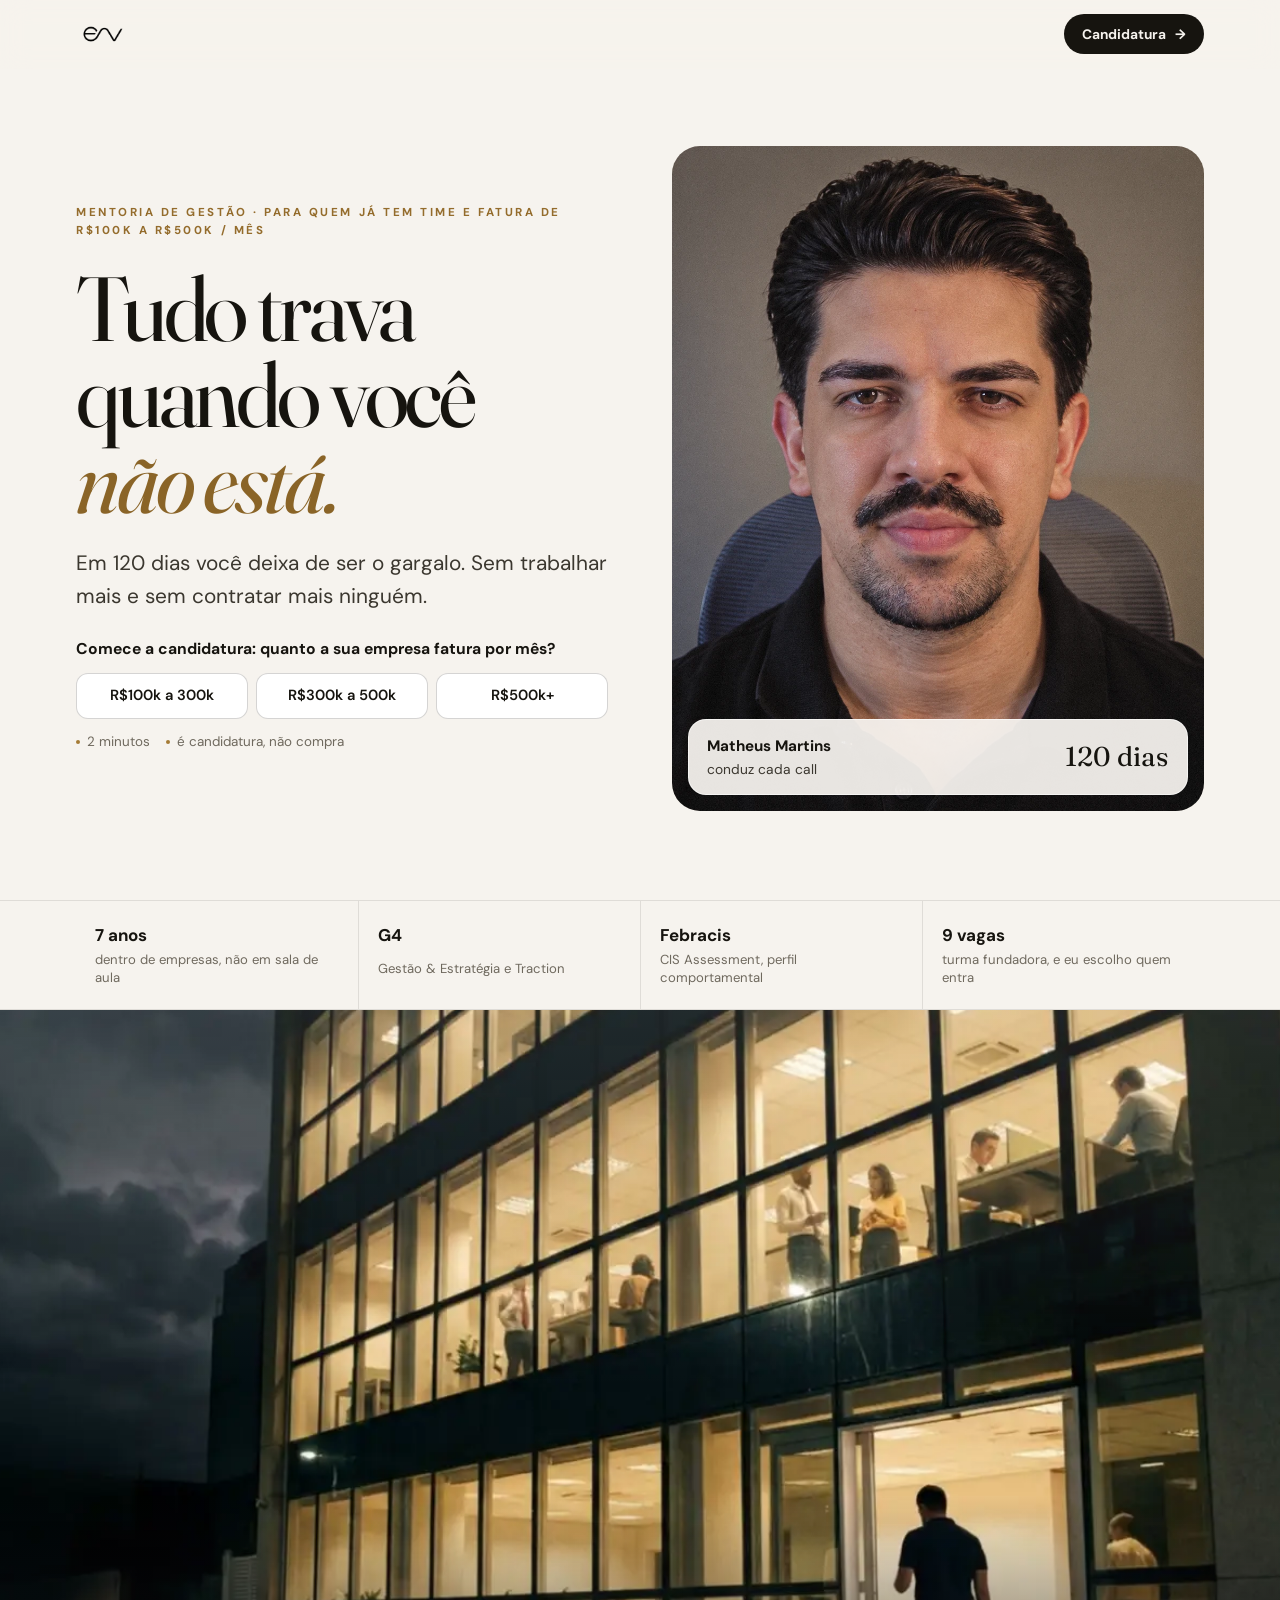
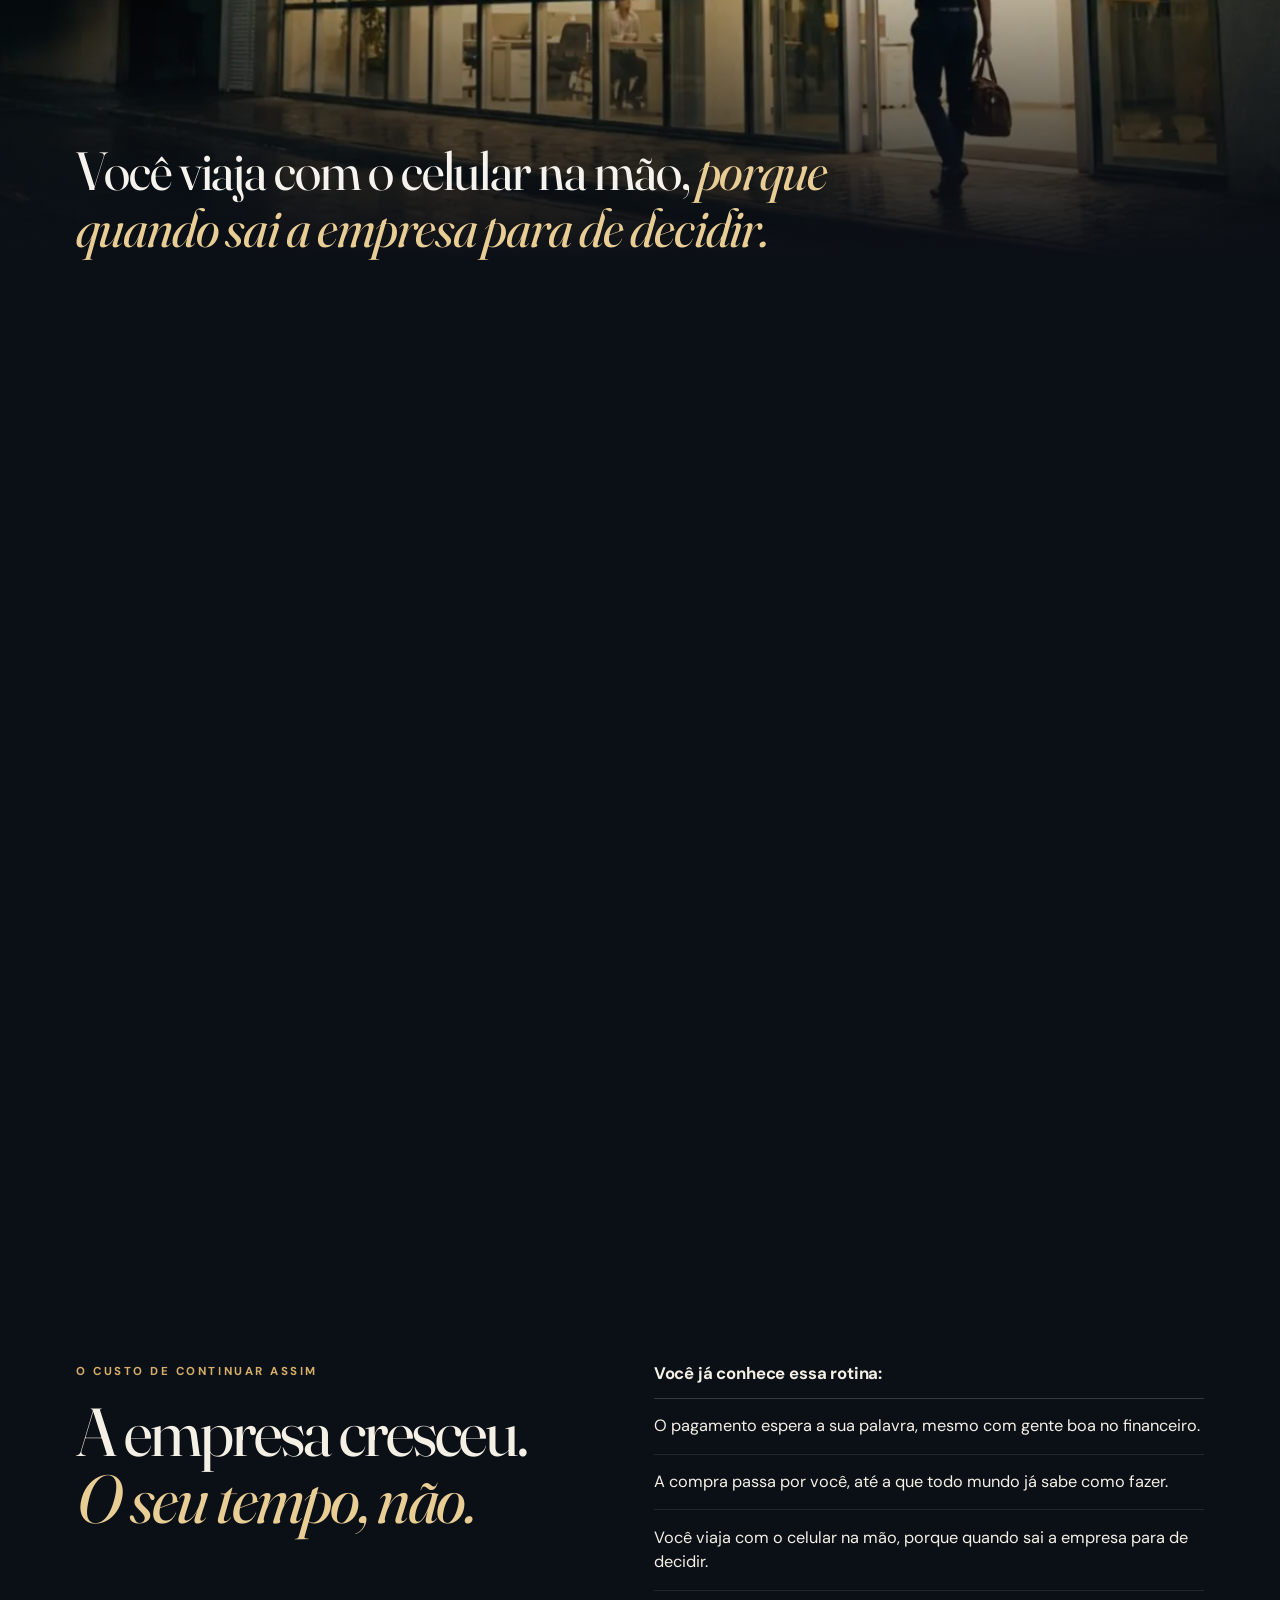
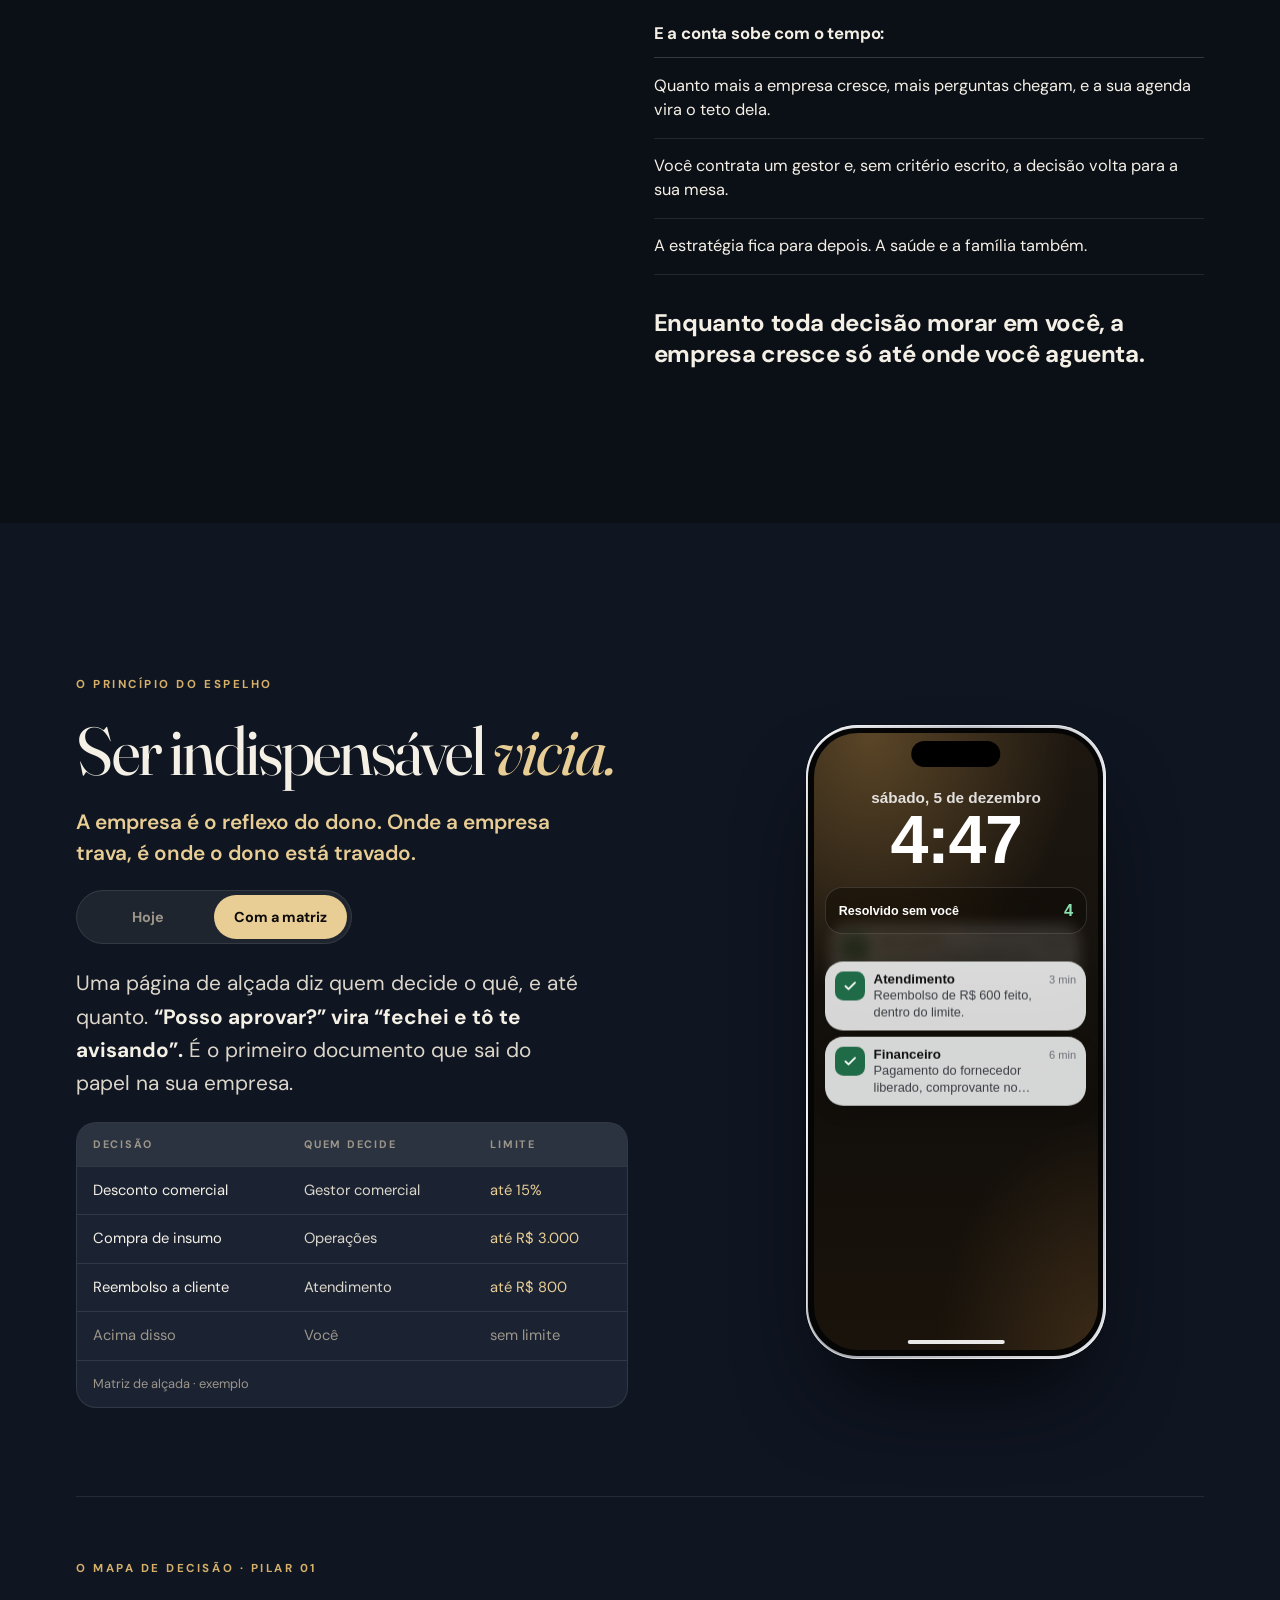
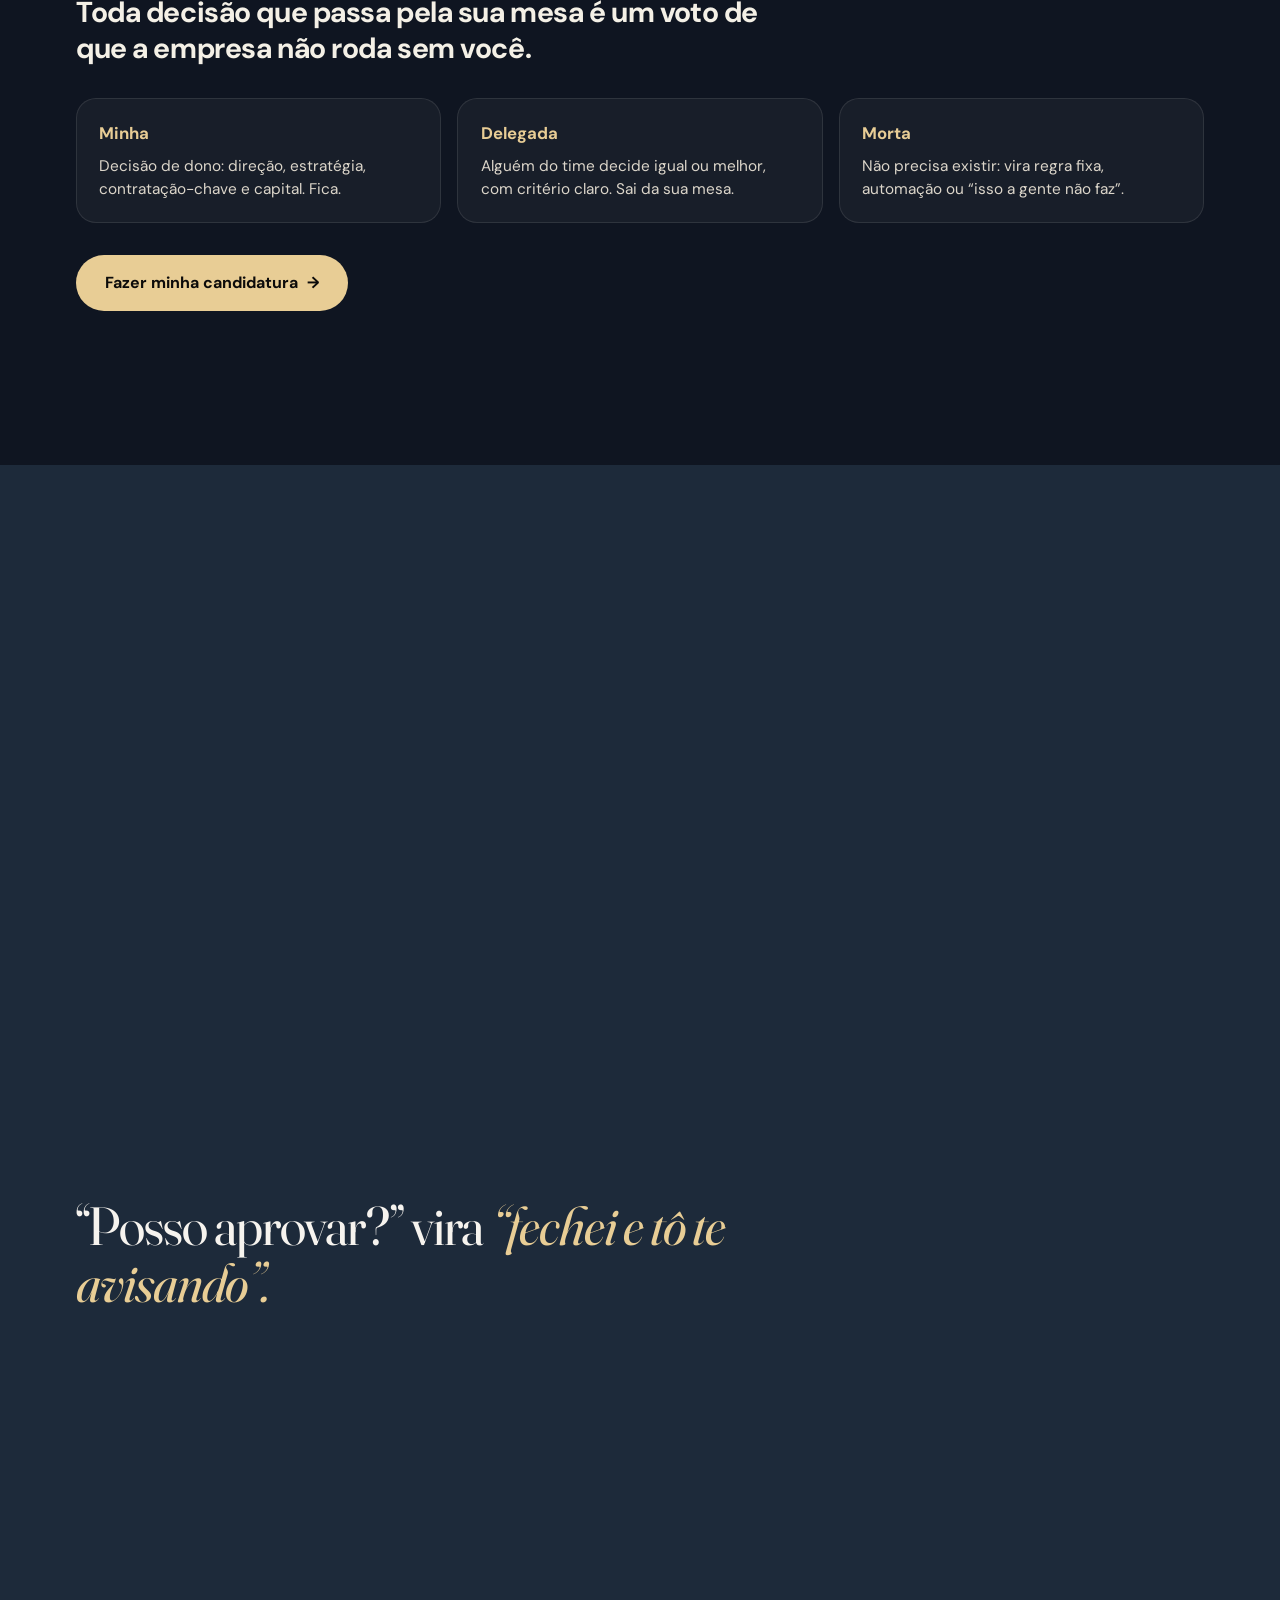
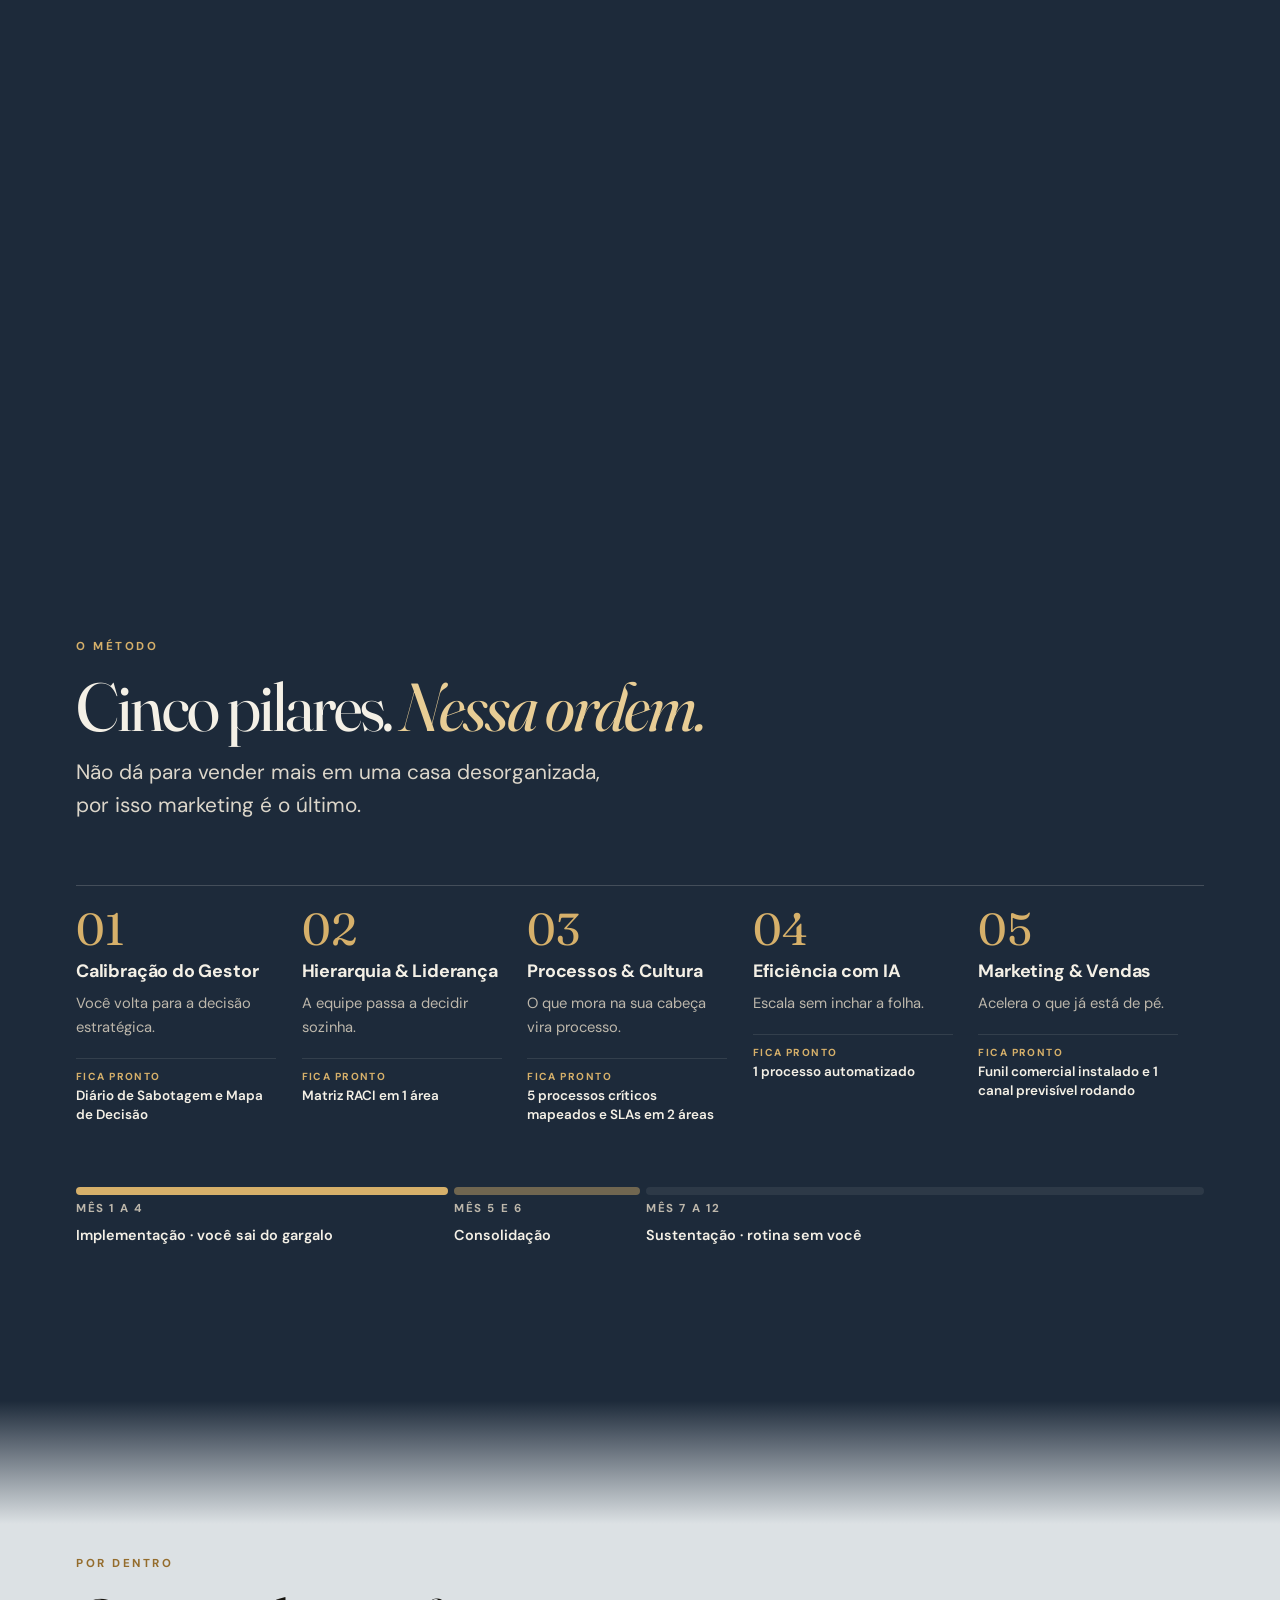
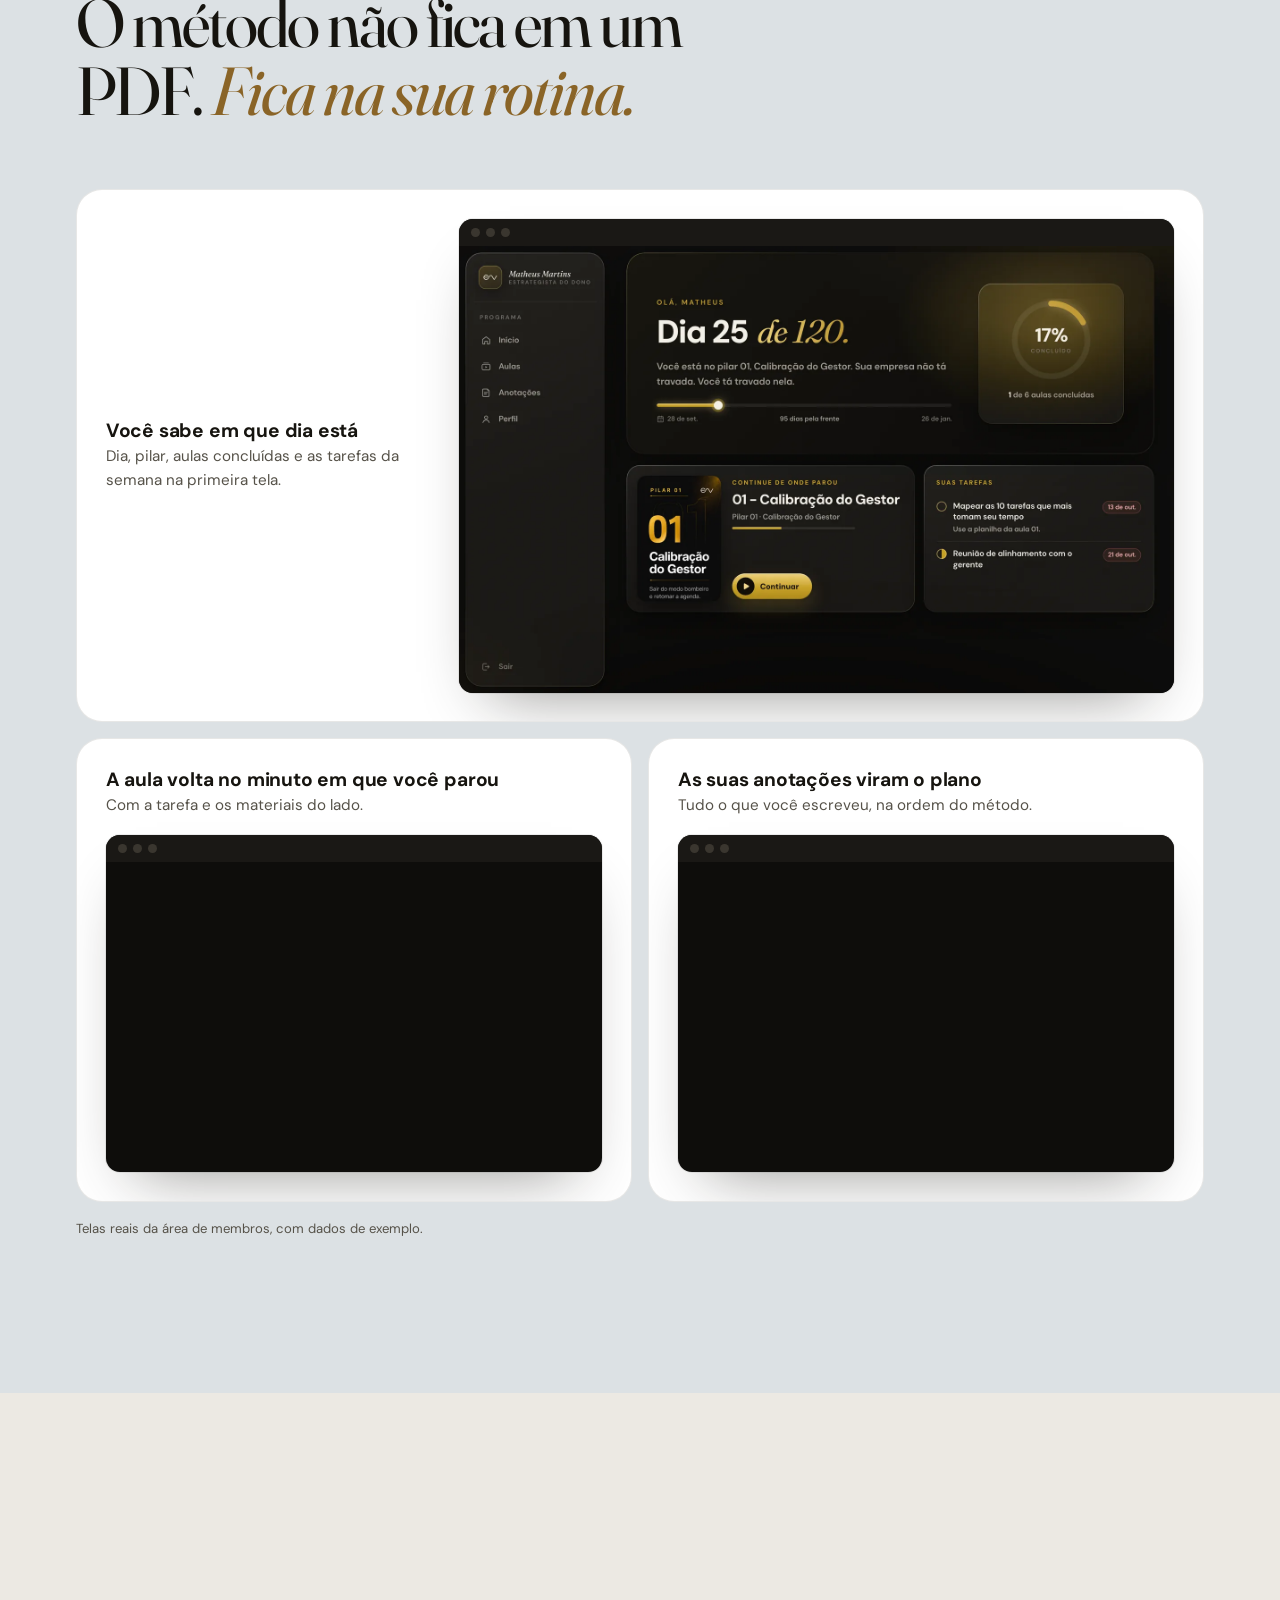
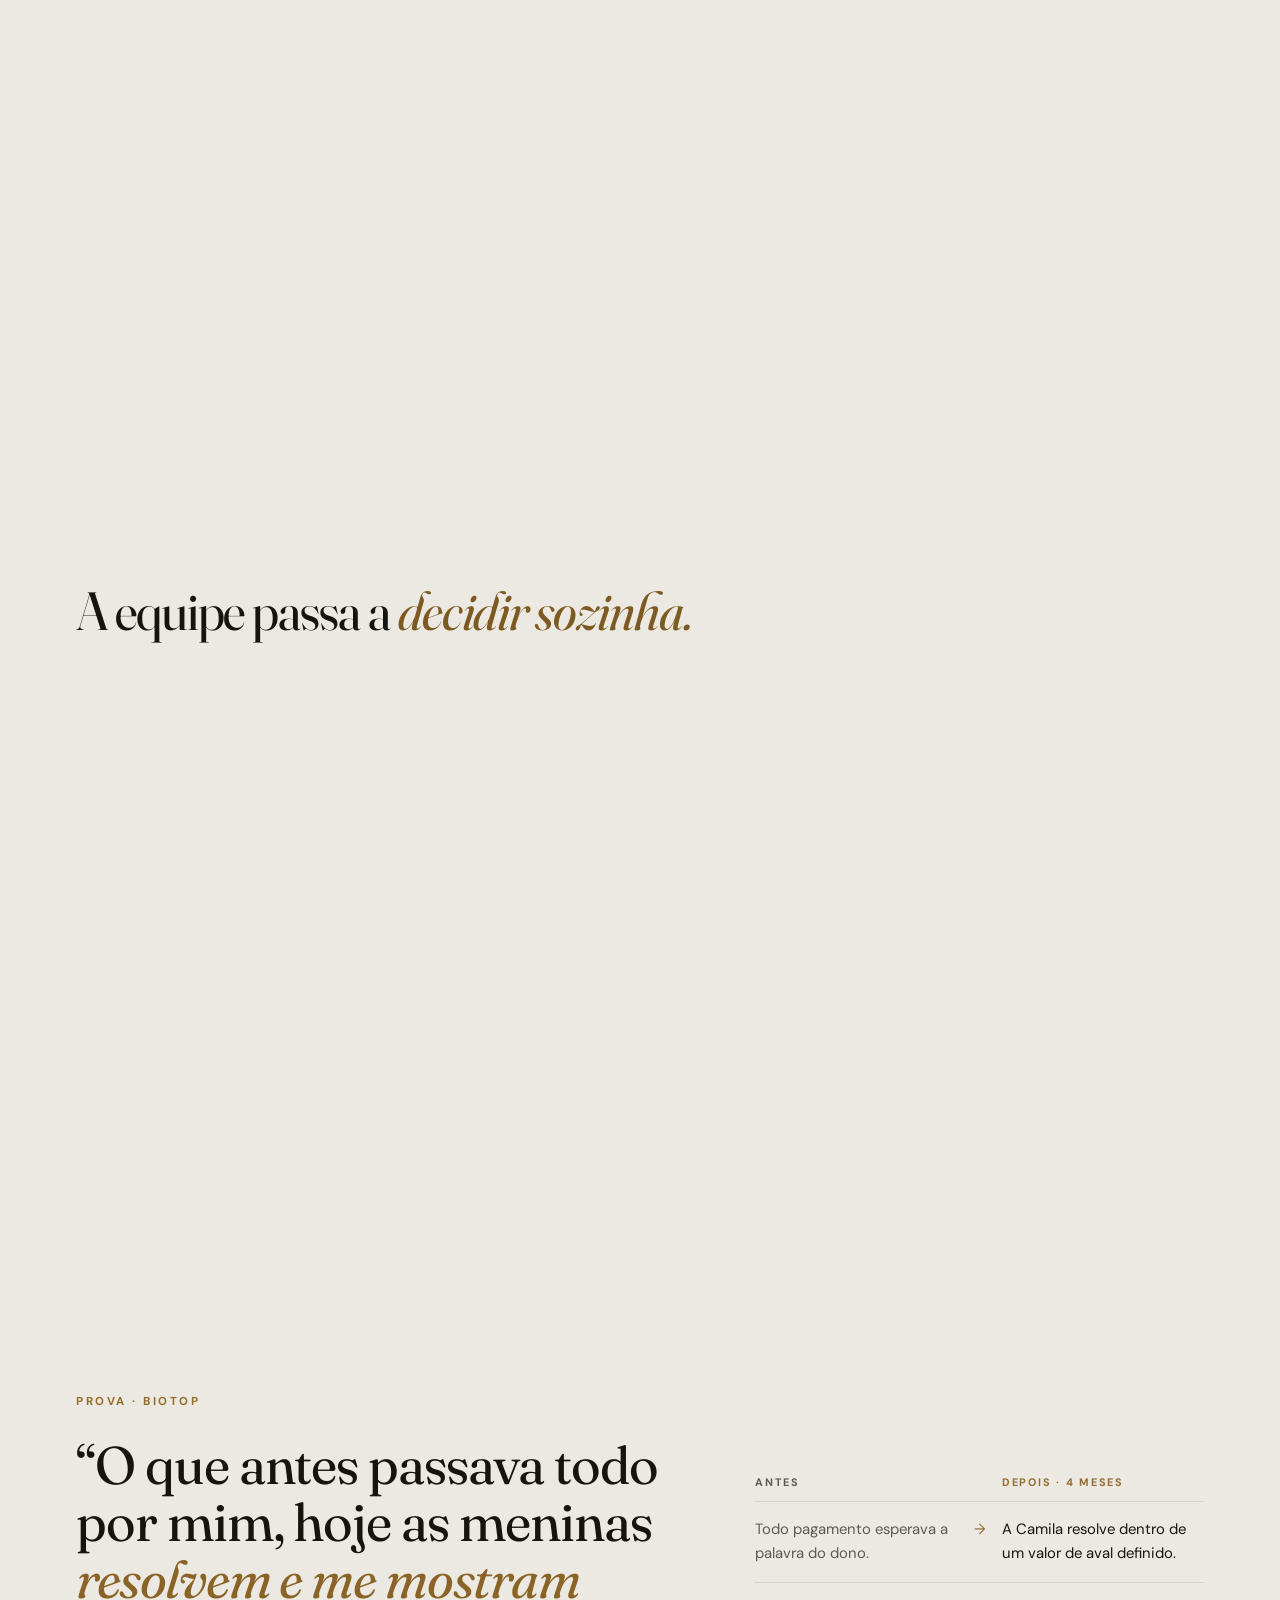
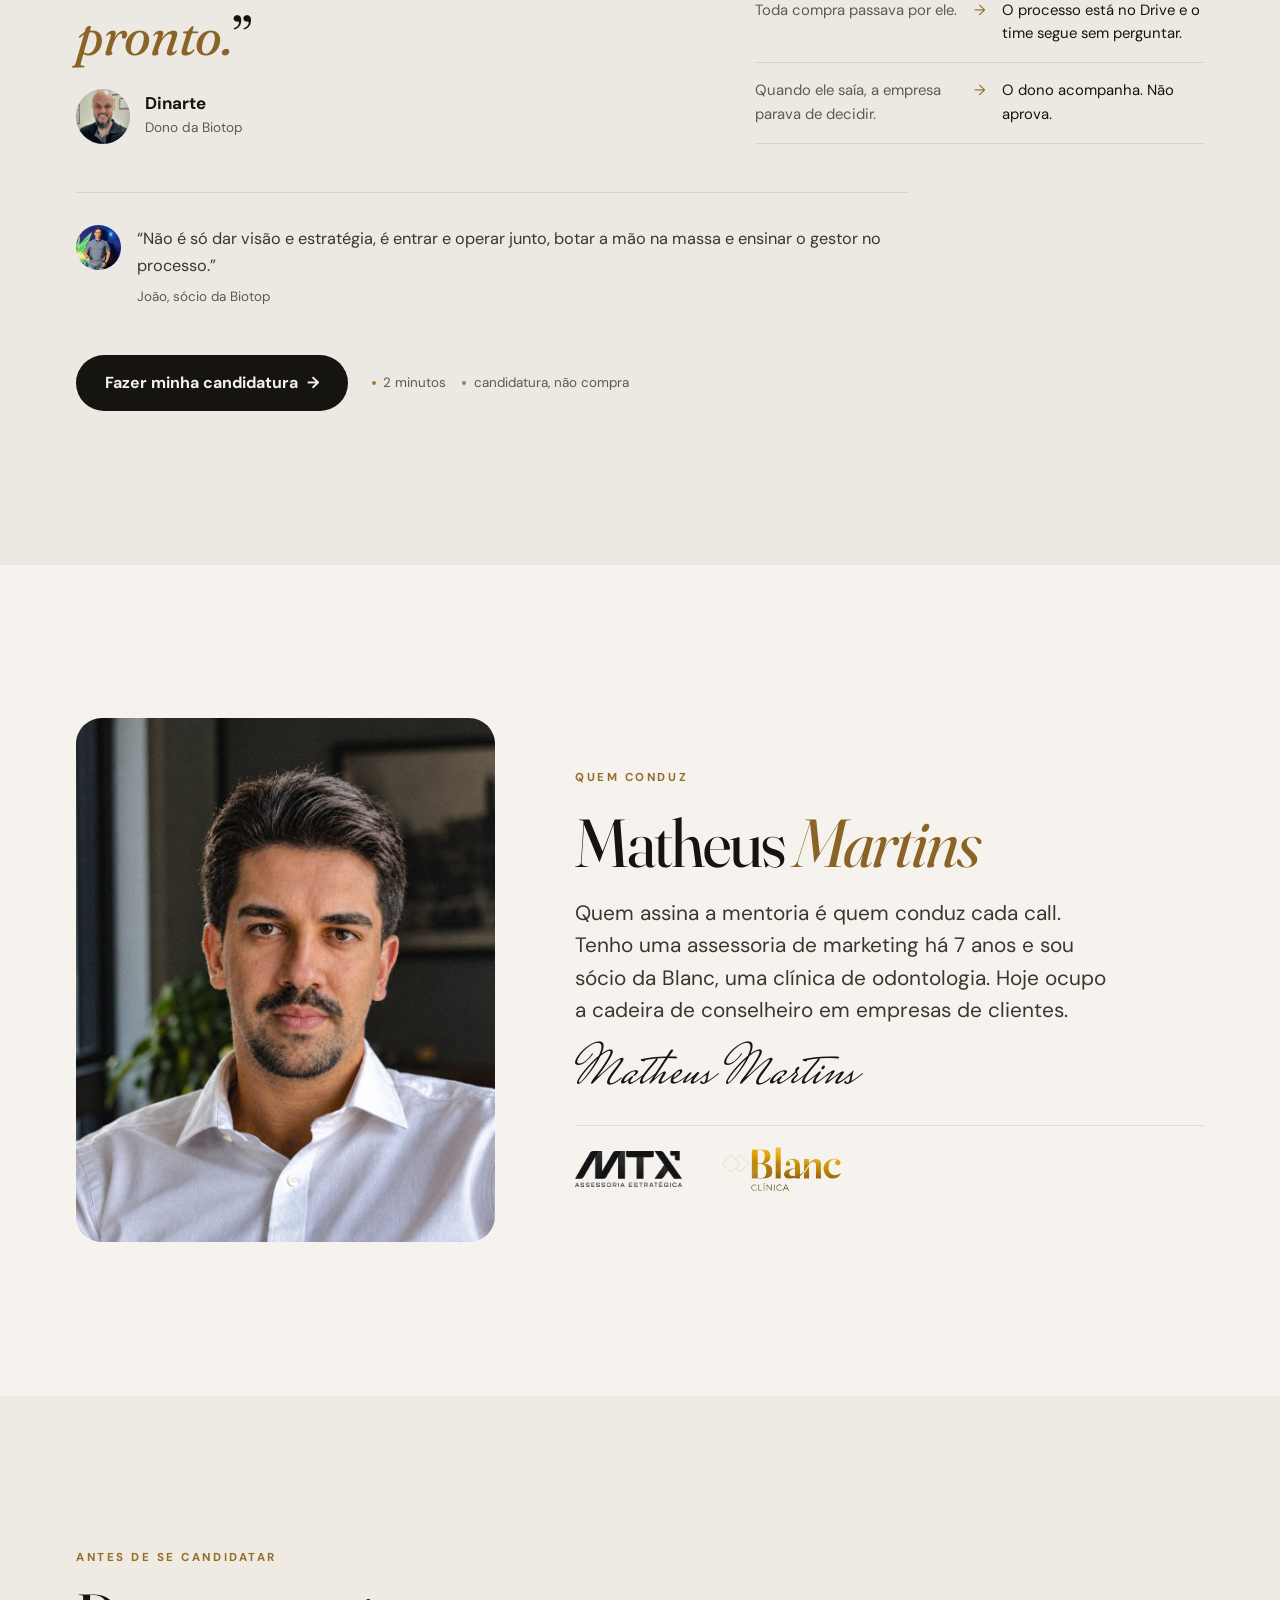
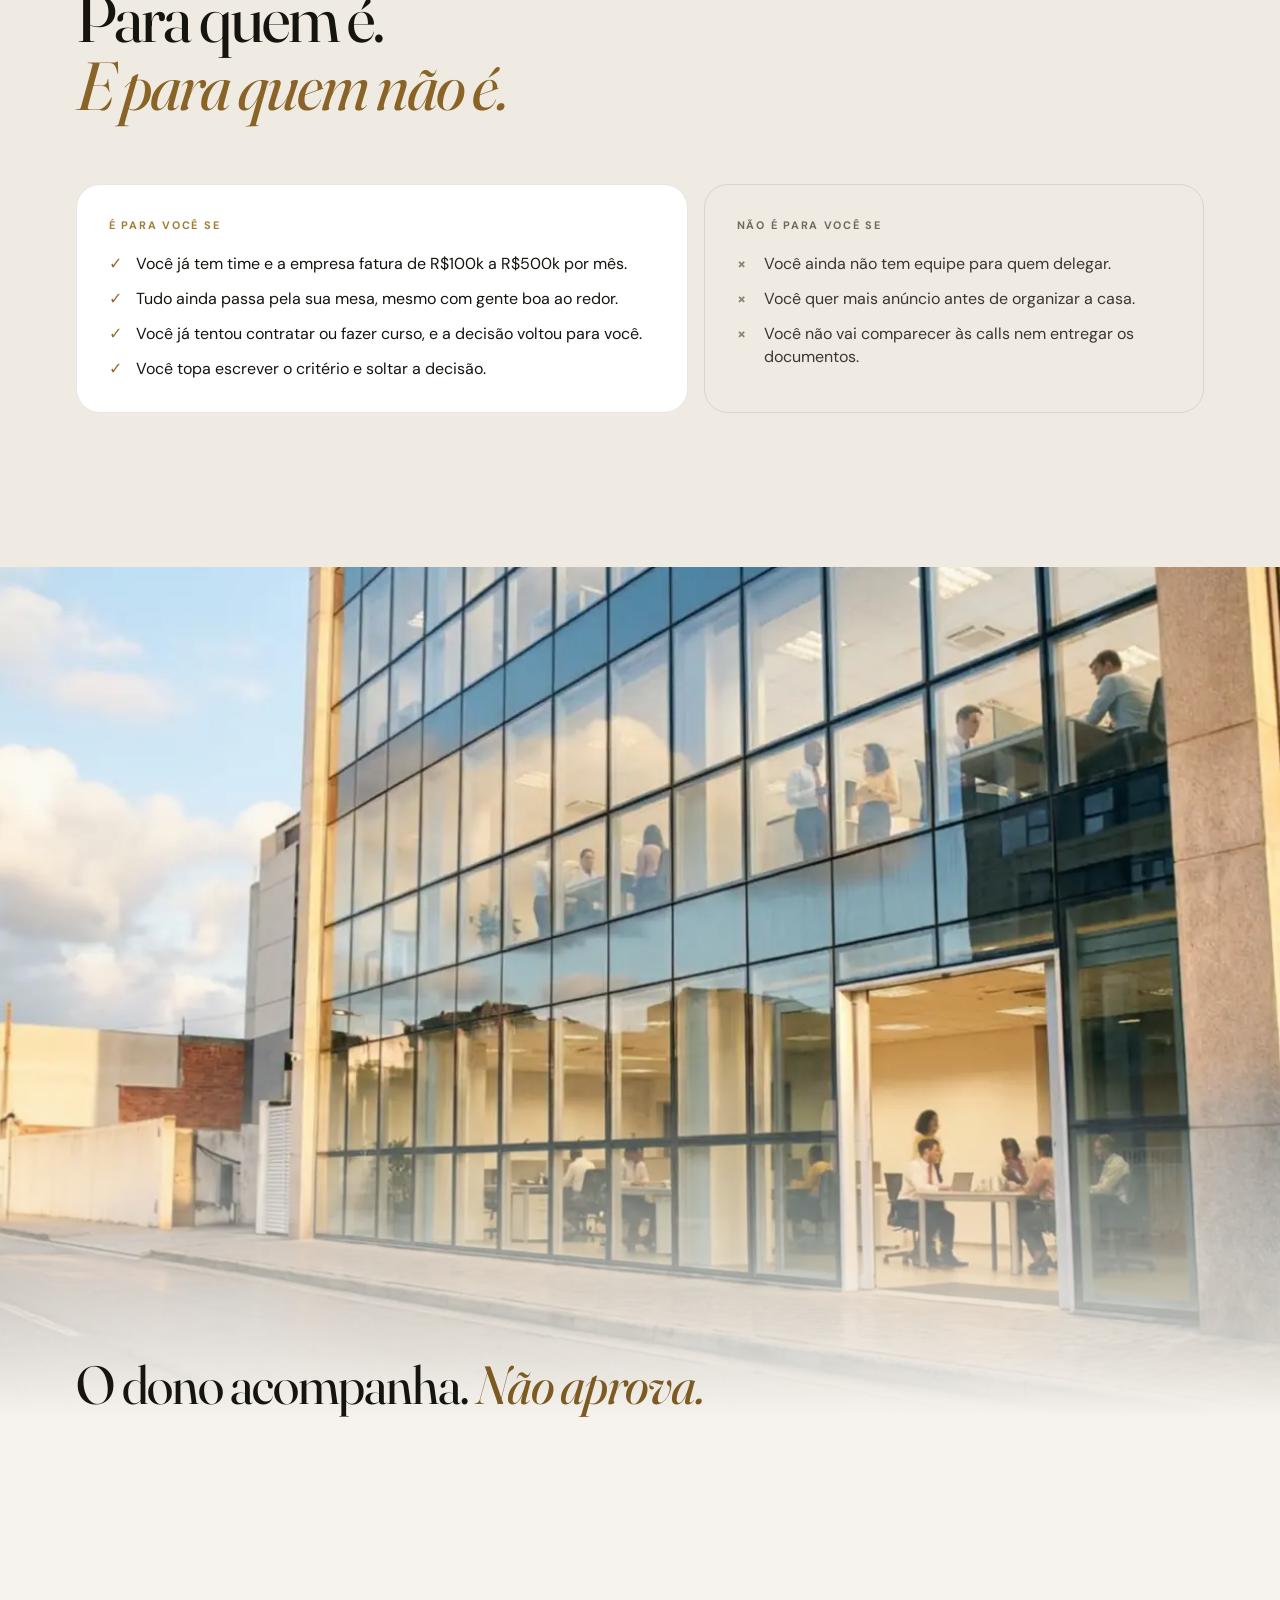
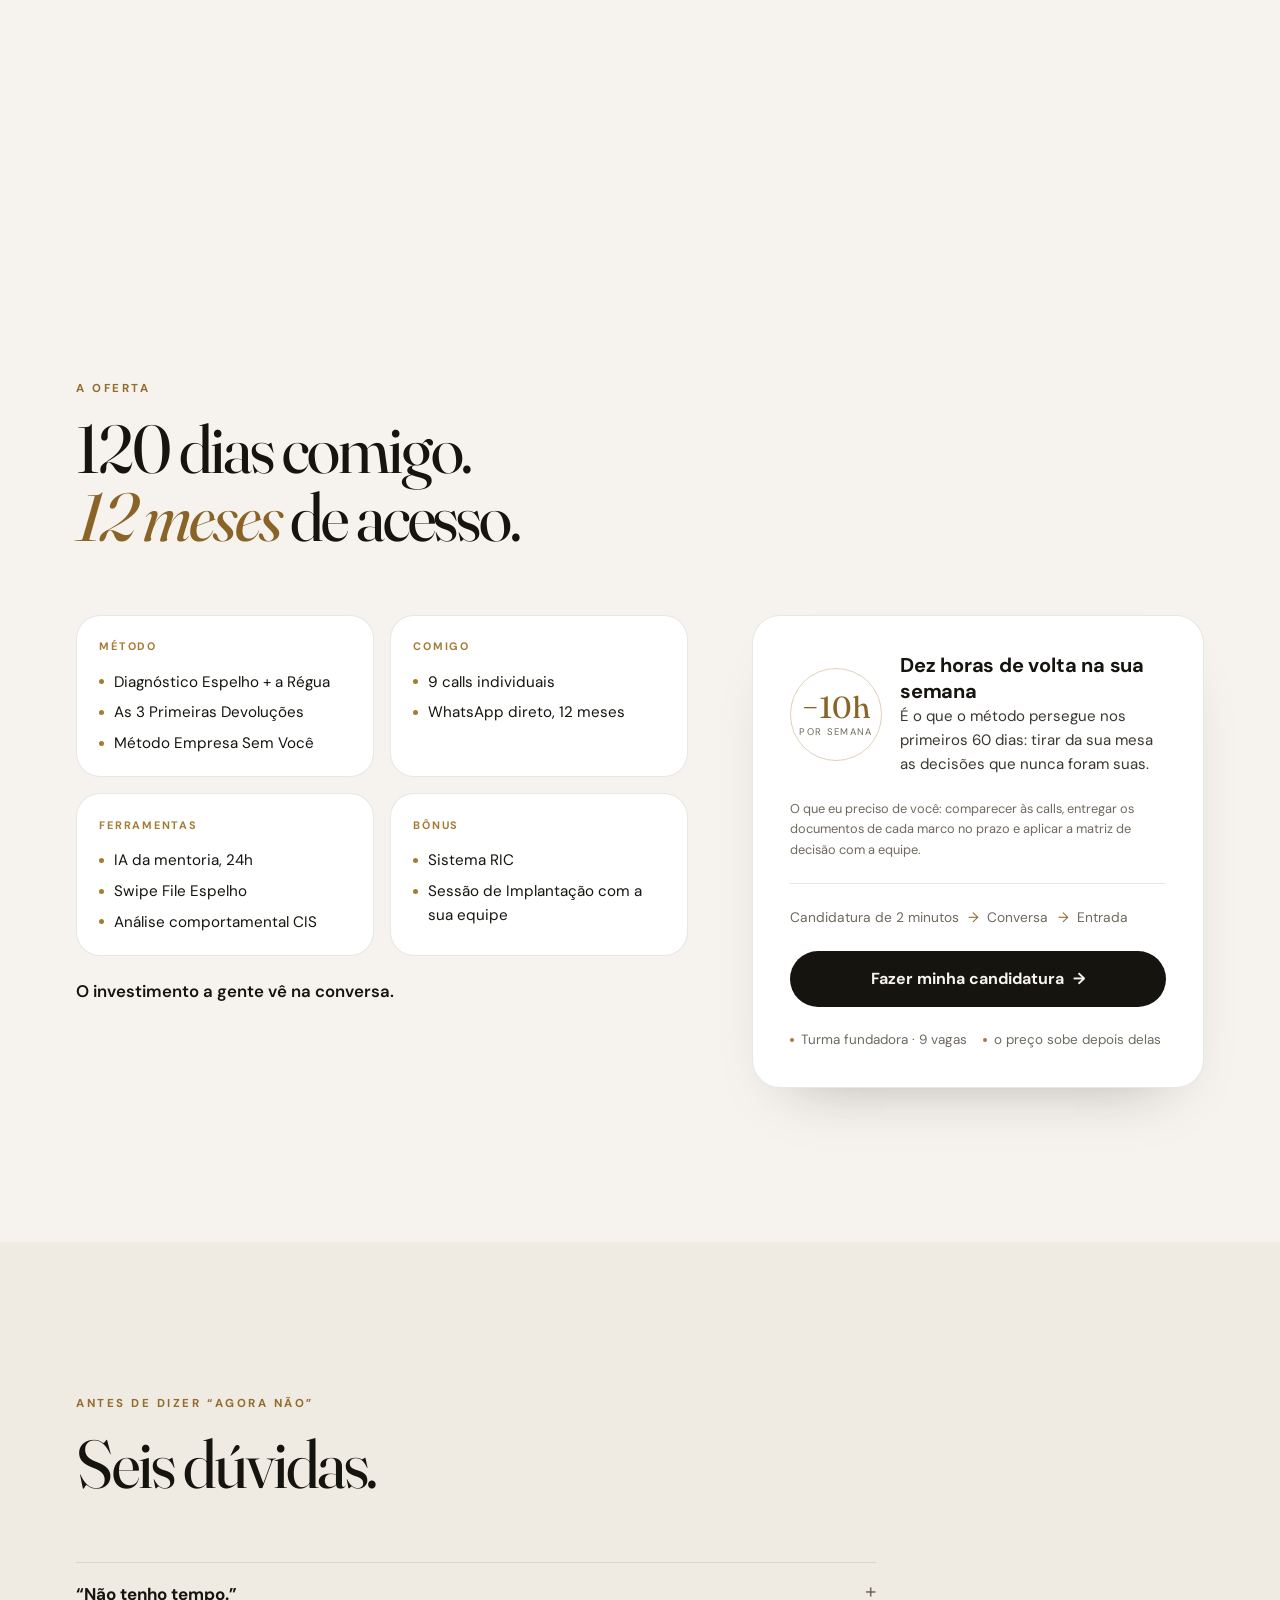
<file: index.html>
<!DOCTYPE html>
<html lang="pt-BR">
<head>
  <!-- Google Tag Manager -->
  <script>(function(w,d,s,l,i){w[l]=w[l]||[];w[l].push({'gtm.start':
  new Date().getTime(),event:'gtm.js'});var f=d.getElementsByTagName(s)[0],
  j=d.createElement(s),dl=l!='dataLayer'?'&l='+l:'';j.async=true;j.src=
  'https://www.googletagmanager.com/gtm.js?id='+i+dl;f.parentNode.insertBefore(j,f);
  })(window,document,'script','dataLayer','GTM-MFWQMKV3');</script>
  <!-- End Google Tag Manager -->
  <meta charset="UTF-8" />
  <meta name="viewport" content="width=device-width, initial-scale=1.0" />
  <title>Mentoria Empresa Sem Você · Matheus Martins</title>
  <meta name="description" content="Você virou o teto da própria empresa. Em 120 dias você deixa de ser o gargalo e ela volta a crescer sem depender de você no meio de cada decisão. Sem trabalhar mais e sem contratar ninguém. Para donos de R$100k a R$500k/mês, com 4 a 30 funcionários." />
  <meta property="og:title" content="Você virou o teto da própria empresa" />
  <meta property="og:description" content="Trabalho duro te trouxe até aqui. Não vai te levar daqui para frente. Mentoria de gestão para donos que viraram o gargalo do próprio negócio." />
  <meta property="og:type" content="website" />
  <link rel="canonical" href="https://mentoria.mtxestrategia.com.br/" />
  <meta name="robots" content="index,follow,max-snippet:-1,max-image-preview:large" />
  <meta property="og:url" content="https://mentoria.mtxestrategia.com.br/" />
  <meta property="og:image" content="https://mentoria.mtxestrategia.com.br/assets/og-esv.jpg" />
  <meta property="og:image:width" content="1200" />
  <meta property="og:image:height" content="630" />
  <meta property="og:image:alt" content="Matheus Martins · Você tem time. Tem faturamento. E tudo trava quando você não está." />
  <meta property="og:locale" content="pt_BR" />
  <meta property="og:site_name" content="Empresa Sem Você" />
  <meta name="twitter:card" content="summary_large_image" />
  <meta name="twitter:image" content="https://mentoria.mtxestrategia.com.br/assets/og-esv.jpg" />
  <script type="application/ld+json">
  {
    "@context": "https://schema.org",
    "@graph": [
      {
        "@type": "Organization",
        "@id": "https://mentoria.mtxestrategia.com.br/#mtx",
        "name": "MTX",
        "url": "https://www.mtxestrategia.com.br/",
        "sameAs": ["https://www.mtxestrategia.com.br/"]
      },
      {
        "@type": "Person",
        "@id": "https://mentoria.mtxestrategia.com.br/#matheus",
        "name": "Matheus Martins",
        "jobTitle": "Mentor de gestão e fundador da MTX",
        "worksFor": { "@id": "https://mentoria.mtxestrategia.com.br/#mtx" },
        "image": "https://mentoria.mtxestrategia.com.br/assets/matheus-2026.jpg",
        "description": "Empreendedor e mentor de gestão. Ajuda donos de empresa que viraram o gargalo do próprio negócio a sair da operação e voltar a crescer sem depender de si em cada decisão."
      },
      {
        "@type": "Course",
        "@id": "https://mentoria.mtxestrategia.com.br/#mentoria",
        "name": "Mentoria Empresa Sem Você",
        "url": "https://mentoria.mtxestrategia.com.br/",
        "provider": { "@id": "https://mentoria.mtxestrategia.com.br/#mtx" },
        "instructor": { "@id": "https://mentoria.mtxestrategia.com.br/#matheus" },
        "description": "Mentoria de gestão de 12 meses (9 calls) para donos de empresa que viraram o gargalo do próprio negócio: faturam de R$100 mil a R$500 mil por mês, têm de 10 a 30 funcionários e ainda tomam todas as decisões. Em 120 dias o dono deixa de ser o gargalo e a empresa volta a crescer sem depender dele em cada decisão, sem trabalhar mais e sem contratar mais gente. O método documenta processos e transfere a decisão para o time (o executor vira gestor).",
        "about": ["gestão para donos de empresa", "como parar de ser o gargalo da empresa", "sair da operação", "delegar decisões", "empresa que depende do dono", "escalar sem contratar"],
        "keywords": "mentoria para donos de empresa, mentoria de gestão, dono gargalo da empresa, sair da operação, delegar, empresa que não depende do dono, gestão para pequenas e médias empresas",
        "teaches": ["Documentação de processos", "Transferência de decisão para o time", "Delegação com responsabilidade", "Gestão sem depender do dono"],
        "inLanguage": "pt-BR",
        "audience": { "@type": "BusinessAudience", "name": "Donos de empresa de R$100 mil a R$500 mil por mês, com 10 a 30 funcionários" },
        "courseMode": "online",
        "educationalLevel": "Empresários e gestores"
      },
      {
        "@type": "FAQPage",
        "@id": "https://mentoria.mtxestrategia.com.br/#faq",
        "mainEntity": [
          {
            "@type": "Question",
            "name": "Não tenho tempo para fazer a mentoria.",
            "acceptedAnswer": { "@type": "Answer", "text": "Você não vai encontrar tempo, ele não está sobrando em canto nenhum. São 9 calls em 12 meses, de 1 hora cada. A primeira monta o seu plano dos 120 dias." }
          },
          {
            "@type": "Question",
            "name": "Já tentei contratar e não resolveu.",
            "acceptedAnswer": { "@type": "Answer", "text": "Sem processo documentado, você não delegou responsabilidade. Delegou o caos. Aqui a gente documenta primeiro." }
          },
          {
            "@type": "Question",
            "name": "Já comprei curso que nunca usei.",
            "acceptedAnswer": { "@type": "Answer", "text": "Esse não depende da sua disciplina. O método te convoca: a plataforma marca a call, e a sua parte é aparecer." }
          },
          {
            "@type": "Question",
            "name": "Meu setor é diferente, será que funciona?",
            "acceptedAnswer": { "@type": "Answer", "text": "O método não mexe no seu produto. Mexe em quem decide. E quem decide é igual em todo setor: você." }
          }
        ]
      }
    ]
  }
  </script>

  <link rel="preconnect" href="https://fonts.googleapis.com" />
  <link rel="preconnect" href="https://fonts.gstatic.com" crossorigin />
  <link href="https://fonts.googleapis.com/css2?family=DM+Sans:ital,opsz,wght@0,9..40,400..900;1,9..40,400..700&family=Fraunces:ital,opsz,wght@0,9..144,300..600;1,9..144,300..600&display=swap" rel="stylesheet" />

  <!-- Meta Pixel Code -->
  <script>
  !function(f,b,e,v,n,t,s){if(f.fbq)return;n=f.fbq=function(){n.callMethod?
  n.callMethod.apply(n,arguments):n.queue.push(arguments)};if(!f._fbq)f._fbq=n;
  n.push=n;n.loaded=!0;n.version='2.0';n.queue=[];t=b.createElement(e);t.async=!0;
  t.src=v;s=b.getElementsByTagName(e)[0];s.parentNode.insertBefore(t,s)}(window,
  document,'script','https://connect.facebook.net/en_US/fbevents.js');
  fbq('init','1659749545111630');
  fbq('track','PageView');
  </script>
  <noscript><img height="1" width="1" style="display:none"
  src="https://www.facebook.com/tr?id=1659749545111630&ev=PageView&noscript=1"/></noscript>
  <!-- End Meta Pixel Code -->
<style id="esv-narrativa">
/* A luz conta o dia: noite no custo, madrugada na virada, aurora no método, manhã em Por dentro. Da prova em diante, o off-white original é o dia claro. */
#custo,#metodo{color-scheme:dark;
  --panel:rgba(255,248,235,.04);--panel-2:rgba(255,248,235,.07);
  --line:rgba(244,240,230,.10);--line-2:rgba(244,240,230,.18);
  --cream:#F4F0E6;--text:#DCD6CA;--mute:#A8A296;--mute-2:#928C80;
  --gold:#C49A52;--gold-2:#D6B06A;--gold-3:#E8CD95;--gold-soft:rgba(196,154,82,.12);--gold-line:rgba(196,154,82,.36);
  --btn:#E8CD95;--btn-tx:#0C0B0A;--btn-h:#F1DCB0;color:var(--text)}
#custo{--bg:#0B0F16;--bg-2:#111622;--bg-3:#181E2B;background:var(--bg)}
#virada{--bg:#0F1521;--bg-2:#141B29;--bg-3:#1B2333}
#metodo{--bg:#1D2A3A;--bg-2:#1D2A3A;--bg-3:#27364A;--mute:#BDB7AB;--mute-2:#B3AD9F;background:var(--bg)}
#dentro{--bg:#DCE1E4;--bg-2:#D2D8DC;--bg-3:#C6CDD2;--mute:#565249;--mute-2:#625D53;
  background:linear-gradient(180deg,#1D2A3A 0,#DCE1E4 calc(var(--sec)*.8))}
#prova{--bg-2:#ECE9E3;--mute:#5F5A50}

.bar.tone-dark{background:rgba(11,15,22,.74)}
.bar.tone-dark .bar__logo img{filter:none}

.filme{display:none}
.filme-on .filme{display:block;position:relative;height:calc(var(--telas)*100vh);background:var(--depois)}
.filme-fixo{position:sticky;top:0;height:100vh;height:100lvh;overflow:hidden;background:var(--depois)}
.filme canvas{position:absolute;inset:0;width:100%;height:100%;display:block}
.filme-topo{position:absolute;left:0;right:0;top:0;height:42vh;background:linear-gradient(180deg,var(--antes),transparent);pointer-events:none}
.filme-leg{position:absolute;left:0;right:0;bottom:0;height:calc(46vh + 100lvh - 100svh);background:linear-gradient(180deg,transparent,var(--depois) 88%);pointer-events:none}
.filme-fr{position:absolute;left:max(var(--gut),calc((100vw - var(--frame))/2 + var(--gut)));right:var(--gut);bottom:calc(clamp(32px,6vh,64px) + 100lvh - 100svh);max-width:760px;margin:0;color:#F6F3EE;font-family:var(--serif);font-weight:400;font-size:clamp(30px,4.2vw,58px);line-height:1.06;letter-spacing:-.02em;font-variation-settings:"opsz" 144;opacity:0;transform:translate3d(0,14px,0);transition:opacity .45s,transform .45s}
.filme-fr.on{opacity:1;transform:none}
.filme-fr em{font-style:italic;color:#E8CD95}
.filme--dia .filme-fr{color:#16140F}
.filme--dia .filme-fr em{color:#7C5A22}
@media (max-width:760px){.filme-on .filme{height:calc(var(--telas)*88vh)}.filme-fr{font-size:clamp(25px,7.2vw,32px);left:20px;right:20px}}
</style>
<script>if(!matchMedia('(prefers-reduced-motion:reduce)').matches)document.documentElement.classList.add('filme-on')</script>
</head>
<body>
  <!-- Google Tag Manager (noscript) -->
  <noscript><iframe src="https://www.googletagmanager.com/ns.html?id=GTM-MFWQMKV3" height="0" width="0" style="display:none;visibility:hidden"></iframe></noscript>
  <!-- End Google Tag Manager (noscript) -->
<style id="esv-v3">
@import url('https://fonts.googleapis.com/css2?family=Mrs+Saint+Delafield&display=swap');
/* ESV · landing v3.1
   Base clara de revista (off-white), uma faixa escura só na virada. Dourado vira acento ocre, nunca fundo.
   Abertura com um elemento só (retrato); o celular mora na virada. Produto real: prints da área de membros.
   Serifa (Fraunces) só em h1/h2; assinatura manuscrita em dois pontos. */
:root{
  color-scheme:light;
  --bg:#F6F3EE; --bg-2:#EFEBE3; --bg-3:#E6E0D5;
  --panel:#FFFFFF; --panel-2:rgba(22,20,15,.05);
  --line:rgba(22,20,15,.10); --line-2:rgba(22,20,15,.18);
  --cream:#16140F; --text:#3B372F; --mute:#6F695E; --mute-2:#8C8578;
  --gold:#A57B35; --gold-2:#946C2C; --gold-3:#8A6427; --gold-soft:rgba(165,123,53,.10); --gold-line:rgba(165,123,53,.35);
  --ok:#2E7D57; --ink:#16140F; --btn:#16140F; --btn-tx:#F6F3EE; --btn-h:#2A261E;
  --sign:'Mrs Saint Delafield',cursive;
  --sans:'DM Sans',system-ui,-apple-system,"Segoe UI",Arial,sans-serif;
  --serif:'Fraunces',Georgia,'Times New Roman',serif;
  --frame:76rem; --gut:clamp(1.25rem,5vw,2.75rem);
  --ease:cubic-bezier(.22,1,.36,1);
  --sec:clamp(6rem,12vw,10rem);
}
*,*::before,*::after{box-sizing:border-box}
html{scroll-behavior:smooth;scroll-padding-top:5rem;-webkit-text-size-adjust:100%}
body{margin:0;background:var(--bg);color:var(--text);font-family:var(--sans);font-size:17px;line-height:1.6;-webkit-font-smoothing:antialiased;overflow-x:hidden}
img{display:block;max-width:100%;height:auto}
a{color:inherit}
p,h1,h2,h3,ul,ol,figure,blockquote{margin:0}
ul,ol{padding:0;list-style:none}
button{font:inherit;color:inherit}
:focus-visible{outline:2px solid var(--gold);outline-offset:3px;border-radius:6px}
.tone-dark{color-scheme:dark;
  --bg:#0E0D0B; --bg-2:#13120F; --bg-3:#1A1815;
  --panel:rgba(255,248,235,.04); --panel-2:rgba(255,248,235,.07);
  --line:rgba(244,240,230,.10); --line-2:rgba(244,240,230,.18);
  --cream:#F4F0E6; --text:#DCD6CA; --mute:#9C968A;
  --gold:#C49A52; --gold-2:#D6B06A; --gold-3:#E8CD95; --gold-soft:rgba(196,154,82,.12); --gold-line:rgba(196,154,82,.36);
  --btn:#E8CD95; --btn-tx:#0C0B0A; --btn-h:#F1DCB0;
  background:var(--bg);color:var(--text)}
.wrap{max-width:var(--frame);margin:0 auto;padding-inline:var(--gut)}
.sec{padding-block:var(--sec)}
.sign{font-family:var(--sign);font-size:clamp(2.6rem,2rem + 2vw,3.6rem);line-height:1;color:var(--cream);font-weight:400;letter-spacing:0}
.sec--2{background:var(--bg-2)}
.k{display:inline-block;font-size:.72rem;font-weight:700;letter-spacing:.22em;text-transform:uppercase;color:var(--gold-2)}
h1,h2{font-family:var(--serif);font-weight:400;color:var(--cream);letter-spacing:-.03em;text-wrap:balance;font-variation-settings:"opsz" 144}
h1{font-size:clamp(3rem,1.2rem + 5.6vw,6.2rem);line-height:.95;letter-spacing:-.035em}
h2{font-size:clamp(2.3rem,1.2rem + 3.8vw,4.4rem);line-height:1}
h1 em,h2 em{font-style:italic;color:var(--gold-3)}
h3{font-weight:700;color:var(--cream);font-size:1.12rem;line-height:1.3;letter-spacing:-.01em}
.lead{font-size:clamp(1.05rem,.95rem + .5vw,1.3rem);line-height:1.55;color:var(--text);max-width:34rem}
.btn{display:inline-flex;align-items:center;justify-content:center;gap:.6rem;height:3.5rem;padding:0 1.8rem;border-radius:999px;
  background:var(--btn);color:var(--btn-tx);font-weight:700;font-size:1rem;text-decoration:none;transition:transform .35s var(--ease),background .25s}
.btn:hover{transform:translateY(-2px);background:var(--btn-h)}
.btn span{transition:transform .35s var(--ease)}
.btn:hover span{transform:translateX(3px)}
.terms{display:flex;flex-wrap:wrap;gap:.3rem 1rem;font-size:.84rem;color:var(--mute)}
.terms span{display:inline-flex;align-items:center;gap:.45rem}
.terms span::before{content:"";width:4px;height:4px;border-radius:50%;background:var(--gold)}

/* topo */
.bar{position:sticky;top:0;z-index:50;background:rgba(246,243,238,.78);-webkit-backdrop-filter:blur(14px) saturate(140%);backdrop-filter:blur(14px) saturate(140%);border-bottom:1px solid transparent;transition:border-color .3s}
.bar.is-s{border-color:var(--line)}
.bar__in{height:4.25rem;display:flex;align-items:center;justify-content:space-between}
.bar__logo img{height:28px;width:auto;filter:invert(1) brightness(.2)}
.bar .btn{height:2.5rem;padding:0 1.1rem;font-size:.86rem}

/* ===== abertura ===== */
.hero{position:relative;isolation:isolate;overflow:hidden;padding-block:clamp(2.5rem,6vw,5rem) clamp(3.5rem,7vw,6rem)}
.hero__g{display:grid;grid-template-columns:minmax(0,1fr);gap:2.5rem;align-items:center}
@media (min-width:1020px){.hero__g{grid-template-columns:minmax(0,1.05fr) minmax(0,.95fr)}}
.hero__tx{display:grid;grid-template-columns:minmax(0,1fr);min-width:0;gap:1.5rem;align-content:center;position:relative;z-index:2}
.chips{display:grid;grid-template-columns:repeat(auto-fill,minmax(min(100%,7.4rem),1fr));gap:.5rem;max-width:40rem}
@media (min-width:1020px){.chips{grid-template-columns:repeat(6,minmax(0,1fr))}.chip{grid-column:span 2}.chip:nth-child(n+4){grid-column:span 3}}
@media (max-width:639px){.chip:last-child{grid-column:1/-1}}
.chip{display:flex;align-items:center;justify-content:center;height:2.9rem;padding:0 .5rem;border-radius:12px;border:1px solid var(--line-2);background:var(--panel);
  color:var(--cream);text-decoration:none;font-weight:600;font-size:.92rem;white-space:nowrap;transition:border-color .2s,background .2s,transform .25s var(--ease)}
.chip:hover{border-color:var(--cream);transform:translateY(-1px)}
.start{display:grid;grid-template-columns:minmax(0,1fr);gap:.75rem}
.start b{color:var(--cream);font-size:.98rem}
/* retrato: o único elemento grande da abertura */
.stage{position:relative;margin:0}
.stage__photo{position:relative;aspect-ratio:4/5;border-radius:28px;overflow:hidden;background:var(--bg-3)}
.stage__photo img{width:100%;height:100%;object-fit:cover;object-position:50% 18%}
.stage__tag{position:absolute;left:1rem;right:1rem;bottom:1rem;display:flex;justify-content:space-between;align-items:center;gap:1rem;padding:.85rem 1.1rem;border-radius:18px;
  background:rgba(246,243,238,.94);border:1px solid rgba(255,255,255,.6);font-size:.86rem;color:var(--text)}
.stage__tag b{display:block;color:var(--cream);font-size:.95rem}
.stage__tag em{font-style:normal;font-family:var(--serif);font-size:1.7rem;line-height:1;color:var(--cream);white-space:nowrap}
@media (min-width:1020px){.hero__g{grid-template-columns:minmax(0,1fr) minmax(0,1fr);gap:4rem}}
@media (max-width:1019px){.stage__photo{aspect-ratio:1/1}}

/* iPhone 17 Pro · tela de bloqueio */
.ph{position:relative;padding:8px;border-radius:52px;
  background:linear-gradient(135deg,#f1f2f4 0%,#b9bdc4 18%,#eceef1 42%,#9ea3ab 70%,#e3e5e9 100%);
  box-shadow:0 0 0 .5px rgba(0,0,0,.6),inset 0 0 0 1px rgba(255,255,255,.55),0 50px 90px -30px rgba(0,0,0,.85)}
.ph::before{content:"";position:absolute;inset:2.5px;border-radius:49.5px;background:#050506}
.ph__s{position:relative;z-index:1;aspect-ratio:402/874;border-radius:44px;overflow:hidden;isolation:isolate;color:#fff;container-type:inline-size;
  font-family:-apple-system,"SF Pro Text","Helvetica Neue",Arial,sans-serif;letter-spacing:0;
  background:radial-gradient(120% 70% at 20% 0%,#5a4527 0%,transparent 60%),radial-gradient(90% 60% at 100% 100%,#3a2a17 0%,transparent 62%),linear-gradient(180deg,#1d1710,#120f0b 60%,#1a130b)}
.ph__isl{position:absolute;top:1.3%;left:50%;transform:translateX(-50%);width:31.5%;aspect-ratio:126/37;background:#000;border-radius:999px;z-index:5}
.ph__date{position:absolute;top:8.6%;left:0;right:0;text-align:center;font-size:5.4cqw;font-weight:600;opacity:.85}
.ph__time{position:absolute;top:11.6%;left:0;right:0;text-align:center;font-size:24cqw;line-height:1;font-weight:700;letter-spacing:-.02em;font-variant-numeric:tabular-nums}
.ph__count{position:absolute;top:25%;left:4%;right:4%;display:flex;justify-content:space-between;align-items:center;padding:3.2cqw 4.4cqw;border-radius:6cqw;
  background:rgba(12,10,8,.5);-webkit-backdrop-filter:blur(20px) saturate(170%);backdrop-filter:blur(20px) saturate(170%);border:.5px solid rgba(255,255,255,.14);font-size:4.4cqw;font-weight:600}
.ph__count b{font-size:5.8cqw;font-variant-numeric:tabular-nums;color:#F2C37A}
.ph__count.ok b{color:#8BE0B0}
.ph__stack{position:absolute;top:34%;left:4%;right:4%;display:grid;gap:2.2cqw}
.nt{display:grid;grid-template-columns:10.5cqw minmax(0,1fr) auto;gap:3cqw;align-items:start;padding:3.4cqw 3.6cqw;border-radius:6.4cqw;color:#111;
  background:rgba(246,247,249,.86);-webkit-backdrop-filter:blur(22px) saturate(180%);backdrop-filter:blur(22px) saturate(180%);
  box-shadow:0 8px 22px -12px rgba(0,0,0,.5);transform-origin:top center;will-change:transform,opacity}
.nt i{width:10.5cqw;height:10.5cqw;border-radius:3cqw;display:grid;place-items:center;background:#2B231A;font-style:normal}
.nt i svg{width:5.8cqw;height:5.8cqw}
.nt.ok i{background:#1F6B47}
.nt b{display:block;font-size:4.7cqw;line-height:1.25;font-weight:600}
.nt span{font-size:4.5cqw;line-height:1.3;color:#3b3f45;overflow:hidden;display:-webkit-box;-webkit-line-clamp:2;-webkit-box-orient:vertical}
.nt time{font-size:3.9cqw;color:#6b7078;white-space:nowrap}
.ph__home{position:absolute;bottom:1.1%;left:50%;transform:translateX(-50%);width:34%;height:1.4cqw;border-radius:3px;background:#fff;opacity:.9}

/* credenciais */
.creds{border-block:1px solid var(--line)}
.creds ul{display:grid;grid-template-columns:repeat(2,minmax(0,1fr))}
@media (min-width:960px){.creds ul{grid-template-columns:repeat(4,minmax(0,1fr))}}
.creds li{padding:1.3rem 1.2rem;display:grid;gap:.1rem}
.creds li + li{border-left:1px solid var(--line)}
@media (max-width:959px){.creds li:nth-child(3){border-left:0}.creds li:nth-child(n+3){border-top:1px solid var(--line)}}
.creds b{color:var(--cream)}
.creds span{font-size:.82rem;color:var(--mute);line-height:1.4}

/* ===== a virada ===== */
.flip{display:grid;gap:3rem}
@media (min-width:1020px){.flip{grid-template-columns:minmax(0,1fr) minmax(0,.9fr);gap:5rem;align-items:center}}
.flip__tx{display:grid;gap:1.4rem}
.seg{display:inline-grid;grid-template-columns:1fr 1fr;padding:4px;border-radius:999px;background:var(--panel-2);border:1px solid var(--line);position:relative;justify-self:start}
.seg button{position:relative;z-index:1;border:0;background:none;padding:.65rem 1.25rem;border-radius:999px;font-weight:700;font-size:.9rem;color:var(--mute);cursor:pointer;transition:color .3s;white-space:nowrap}
.seg button[aria-pressed="true"]{color:var(--btn-tx)}
.seg i{position:absolute;z-index:0;top:4px;bottom:4px;left:4px;width:calc(50% - 4px);border-radius:999px;background:var(--btn);transition:transform .45s var(--ease)}
.seg[data-on="1"] i{transform:translateX(100%)}
.flip__say{min-height:6em}
.flip__say p{font-size:clamp(1.08rem,1rem + .45vw,1.3rem);color:var(--text);max-width:32rem}
.flip__say p b{color:var(--cream)}
.flip__ph{width:min(300px,80%);justify-self:center}
.mx{border-radius:20px;border:1px solid var(--line);overflow:hidden;background:var(--bg-3)}
.mx table{width:100%;border-collapse:collapse;font-size:.92rem}
.mx th{text-align:left;font-size:.68rem;letter-spacing:.16em;text-transform:uppercase;color:var(--mute);padding:.8rem 1rem;background:var(--panel-2);font-weight:700}
.mx td{padding:.75rem 1rem;border-top:1px solid var(--line)}
.mx td:first-child{color:var(--cream)}
.mx td:last-child{color:var(--gold-3);white-space:nowrap;font-variant-numeric:tabular-nums}
.mx tr:last-child td{color:var(--mute)}
.mx caption{caption-side:bottom;text-align:left;padding:.8rem 1rem;font-size:.8rem;color:var(--mute);border-top:1px solid var(--line)}
@media (max-width:520px){.mx table{font-size:.84rem}.mx th,.mx td{padding:.7rem .7rem}}
@media (max-width:350px){.mx table{font-size:.76rem}.mx th,.mx td{padding:.6rem .45rem}}

/* ===== método ===== */
.head{display:grid;gap:1rem;max-width:44rem;margin-bottom:clamp(2.5rem,5vw,4rem)}
.road{display:grid;border-top:1px solid var(--line-2)}
@media (min-width:960px){.road{grid-template-columns:repeat(5,minmax(0,1fr))}}
.road li{padding:1.3rem 1.2rem 1.4rem 0;display:grid;grid-template-columns:3.4rem minmax(0,1fr);column-gap:.5rem;row-gap:.3rem;align-content:start;border-bottom:1px solid var(--line)}
.road li > span{grid-row:span 3;font-family:var(--serif);font-size:2.4rem;line-height:1;color:var(--gold-2)}
@media (min-width:960px){.road li{border-bottom:0;padding-right:1.6rem;grid-template-columns:1fr;row-gap:.55rem}.road li > span{grid-row:auto;font-size:2.8rem}}
.road p{font-size:.92rem;color:var(--mute)}
.road .out{grid-column:2;margin-top:.45rem;font-size:.84rem;line-height:1.4;color:var(--cream);font-weight:600}
.road .out small{display:block;margin-bottom:.15rem;font-size:.64rem;letter-spacing:.14em;text-transform:uppercase;font-weight:700;color:var(--gold-2)}
@media (min-width:960px){.road .out{grid-column:auto;margin-top:.6rem;padding-top:.7rem;border-top:1px solid var(--line)}}
.phase{margin-top:2.5rem;display:grid;grid-template-columns:4fr 2fr 6fr;gap:6px}
.phase div{display:grid;gap:.35rem}
.phase i{height:8px;border-radius:99px;background:var(--panel-2)}
.phase div:first-child i{background:var(--gold-2)}
.phase div:nth-child(2) i{background:rgba(214,176,106,.45)}
.phase small{font-size:.72rem;letter-spacing:.14em;text-transform:uppercase;color:var(--mute);font-weight:700}
.phase b{font-size:.9rem;color:var(--cream);font-weight:600}
@media (max-width:640px){.phase{grid-template-columns:1fr;gap:.9rem}.phase div{grid-template-columns:8px 1fr;column-gap:.9rem;row-gap:.1rem}.phase i{grid-row:span 2;width:8px;height:auto}}

/* ===== por dentro: telas reais da área de membros ===== */
.bento{display:grid;gap:1rem}
@media (min-width:960px){.bento{grid-template-columns:repeat(6,minmax(0,1fr));grid-auto-rows:auto}}
.cell{background:var(--panel);border:1px solid var(--line);border-radius:26px;padding:clamp(1.2rem,2.4vw,1.8rem);display:grid;gap:1.1rem;align-content:start;overflow:hidden}
@media (min-width:960px){.cell--big{grid-column:span 6;grid-template-columns:minmax(0,.7fr) minmax(0,1.6fr);align-items:center;gap:2.5rem}.cell--half{grid-column:span 3}}
.cell h3{font-size:1.2rem}
.cell p{font-size:.95rem;color:var(--mute);max-width:30rem}
.shot{border-radius:14px;overflow:hidden;background:#0E0D0B;box-shadow:0 30px 60px -30px rgba(22,20,15,.45),0 0 0 1px rgba(22,20,15,.08)}
.shot__bar{display:flex;gap:6px;padding:9px 12px;background:#1A1815}
.shot__bar i{width:9px;height:9px;border-radius:50%;background:#3a362f}
.shot img{width:100%;height:auto}
.note{margin-top:1rem;font-size:.82rem;color:var(--mute)}

/* ===== prova ===== */
.proof{display:grid;gap:3rem}
@media (min-width:1020px){.proof{grid-template-columns:minmax(0,1.15fr) minmax(0,.85fr);gap:4.5rem;align-items:end}}
.proof blockquote{display:grid;gap:1.6rem}
.proof blockquote p{font-family:var(--serif);font-size:clamp(1.9rem,1.1rem + 2.8vw,3.3rem);line-height:1.08;letter-spacing:-.02em;color:var(--cream)}
.proof blockquote p em{font-style:italic;color:var(--gold-3)}
.who-q{display:flex;align-items:center;gap:.9rem}
.who-q img{width:3.4rem;height:3.4rem;border-radius:50%;object-fit:cover}
.who-q b{display:block;color:var(--cream);line-height:1.2}
.who-q span{font-size:.85rem;color:var(--mute)}
.ba__h,.ba li{display:grid;grid-template-columns:minmax(0,1fr) 1.4rem minmax(0,1fr);gap:.7rem}
.ba__h{font-size:.68rem;letter-spacing:.16em;text-transform:uppercase;font-weight:700;color:var(--mute);padding-bottom:.6rem}
.ba__h span:last-child{color:var(--gold-2)}
.ba{display:grid;border-top:1px solid var(--line)}
.ba li{align-items:baseline;padding:1rem 0;border-bottom:1px solid var(--line);font-size:.93rem}
.ba li > span:first-child{color:var(--mute)}
.ba li > i{color:var(--gold-2);font-style:normal;text-align:center}
.ba li > span:last-child{color:var(--cream)}
.voice2{margin-top:3rem;display:grid;grid-template-columns:auto minmax(0,1fr);gap:1rem;align-items:start;max-width:52rem;padding-top:2rem;border-top:1px solid var(--line)}
.voice2 img{width:2.8rem;height:2.8rem;border-radius:50%;object-fit:cover}
.voice2 q{quotes:none;font-size:1.02rem;color:var(--text)}
.voice2 small{display:block;margin-top:.4rem;color:var(--mute);font-size:.84rem}

/* ===== quem conduz ===== */
.lead-who{display:grid;gap:2.5rem}
@media (min-width:1020px){.lead-who{grid-template-columns:minmax(0,.8fr) minmax(0,1.2fr);gap:5rem;align-items:center}}
.lead-who figure{border-radius:26px;overflow:hidden;aspect-ratio:4/5;max-width:28rem;background:var(--bg-3)}
.lead-who figure img{width:100%;height:100%;object-fit:cover;object-position:50% 20%}
.lead-who__tx{display:grid;gap:1.3rem}

.marks{display:flex;align-items:center;gap:clamp(1.5rem,4vw,2.5rem);padding-top:1.3rem;border-top:1px solid var(--line)}
.marks img{width:auto}
.marks img.m-mtx{height:36px}
.marks img.m-blanc{height:44px}
.x{display:flex;gap:1rem;align-items:center;flex-wrap:wrap}
.x b{font-family:var(--serif);font-weight:400;font-size:3rem;line-height:1;color:var(--gold-3)}
.x span{max-width:26rem;color:var(--mute);font-size:.93rem}

/* ===== oferta ===== */
.offer{display:grid;gap:3rem}
@media (min-width:1020px){.offer{grid-template-columns:minmax(0,1.15fr) minmax(0,.85fr);gap:4rem;align-items:start}}
.blocks{display:grid;gap:1rem}
@media (min-width:640px){.blocks{grid-template-columns:repeat(2,minmax(0,1fr))}}
.blk{background:var(--panel);border:1px solid var(--line);border-radius:24px;padding:1.4rem 1.4rem 1.3rem;display:grid;gap:.9rem;align-content:start}
.blk header{display:flex;justify-content:space-between;align-items:baseline;gap:1rem}
.blk header small{font-size:.68rem;letter-spacing:.16em;text-transform:uppercase;color:var(--gold);font-weight:700}
.blk header span{font-family:var(--serif);font-size:1.45rem;color:var(--cream);font-variant-numeric:tabular-nums;white-space:nowrap}
.blk ul{display:grid;gap:.4rem}
.blk li{font-size:.95rem;color:var(--cream);display:flex;gap:.6rem}
.blk li::before{content:"";flex:none;width:5px;height:5px;margin-top:.62em;border-radius:50%;background:var(--gold)}
.sum{margin-top:1.4rem}
.sum p{color:var(--cream);font-weight:600;font-size:1.05rem}
.seal{border-radius:28px;border:1px solid var(--line);padding:clamp(1.5rem,3vw,2.3rem);display:grid;gap:1.4rem;background:var(--panel);box-shadow:0 30px 60px -40px rgba(22,20,15,.35)}
.seal__big{display:grid;grid-template-columns:auto minmax(0,1fr);gap:1.1rem;align-items:center}
.seal__ring{width:5.8rem;height:5.8rem;border-radius:50%;border:1px solid var(--gold-line);display:grid;place-items:center;text-align:center;line-height:1}
.seal__ring b{font-family:var(--serif);font-weight:400;font-size:1.9rem;color:var(--gold-3)}
.seal__ring small{display:block;font-size:.6rem;letter-spacing:.14em;text-transform:uppercase;color:var(--mute);margin-top:.3rem}
.seal h3{font-size:1.25rem}
.seal p{font-size:.94rem;color:var(--text)}
.seal .fine{font-size:.8rem;color:var(--mute)}
.seal hr{border:0;border-top:1px solid var(--line);margin:0}
.seal .btn{width:100%}
.flow{display:flex;flex-wrap:wrap;gap:.4rem .6rem;font-size:.86rem;color:var(--mute)}
.flow span{display:inline-flex;align-items:center;gap:.5rem}
.flow span + span::before{content:"→";color:var(--gold-2)}
@media (max-width:420px){.seal__big{grid-template-columns:1fr}}

/* ===== dúvidas + decisão ===== */
.faq{display:grid;border-top:1px solid var(--line);max-width:50rem}
.faq details{border-bottom:1px solid var(--line)}
.faq summary{list-style:none;cursor:pointer;display:flex;justify-content:space-between;gap:1rem;padding:1.15rem 0;font-weight:700;color:var(--cream)}
.faq summary::-webkit-details-marker{display:none}
.faq summary::after{content:"+";color:var(--mute);font-weight:400;font-size:1.3rem;line-height:1;transition:transform .25s var(--ease)}
.faq details[open] summary::after{transform:rotate(45deg);color:var(--gold-3)}
.faq p{padding:0 0 1.2rem;color:var(--text);max-width:44rem}
.end{display:grid;justify-items:start;gap:1.2rem;max-width:46rem;margin:clamp(4rem,8vw,6.5rem) auto 0;padding:clamp(1.6rem,5vw,3.5rem);border-radius:28px;background:var(--panel);border:1px solid var(--line);box-shadow:0 30px 60px -40px rgba(22,20,15,.35)}
.end h2{font-size:clamp(2.1rem,1.3rem + 2.6vw,3.3rem);margin-bottom:.4rem}
.end p.say{font-size:1.06rem;line-height:1.6;color:var(--text)}
.end .sign{margin-top:.4rem}
.end .btn{margin-top:.4rem}
.foot{border-top:1px solid var(--line);padding-block:2rem calc(2rem + env(safe-area-inset-bottom));font-size:.84rem;color:var(--mute)}
.foot .wrap{display:flex;flex-wrap:wrap;justify-content:space-between;gap:.8rem}
.foot b{color:var(--cream)}
.foot a{color:var(--cream);text-decoration:underline;text-underline-offset:3px}

/* ===== custo de continuar assim ===== */
.cost{display:grid;gap:2.5rem}
@media (min-width:1020px){.cost{grid-template-columns:minmax(0,.95fr) minmax(0,1.05fr);column-gap:5rem;align-items:start}}
.cost__head{display:grid;gap:1rem}
@media (min-width:1020px){.cost__head{position:sticky;top:7rem}}
.cost__tx{display:grid;gap:2rem}
.cost__tx h3{margin-bottom:.8rem;font-size:1.05rem}
.cost__list{border-top:1px solid var(--line-2)}
.cost__list li{padding:.95rem 0;border-bottom:1px solid var(--line);color:var(--cream);font-size:1.02rem;line-height:1.5}
.cost__end{font-size:clamp(1.2rem,1.05rem + .6vw,1.5rem);font-weight:700;line-height:1.3;letter-spacing:-.015em;color:var(--cream)}

/* ===== para quem é ===== */
.fit{display:grid;gap:1rem}
@media (min-width:860px){.fit{grid-template-columns:minmax(0,1.1fr) minmax(0,.9fr)}}
.fit__col{border-radius:24px;padding:clamp(1.4rem,3vw,2rem);display:grid;gap:1.1rem;align-content:start;border:1px solid var(--line)}
.fit__col--yes{background:var(--panel)}
.fit__col small{font-size:.68rem;letter-spacing:.16em;text-transform:uppercase;font-weight:700;color:var(--mute)}
.fit__col--yes small{color:var(--gold)}
.fit ul{display:grid;gap:.75rem}
.fit li{display:grid;grid-template-columns:1.1rem minmax(0,1fr);gap:.6rem;font-size:1rem;line-height:1.45;color:var(--text)}
.fit__col--yes li{color:var(--cream)}
.fit li::before{content:"✓";color:var(--gold-2);font-weight:700}
.fit__col--no li::before{content:"×";color:var(--mute-2)}

/* botão no meio da página */
.mid{margin-top:3rem;display:flex;flex-wrap:wrap;align-items:center;gap:1rem 1.5rem}

/* princípio do espelho + mapa de decisão */
.mirror{font-size:clamp(1.08rem,1rem + .45vw,1.3rem);line-height:1.45;font-weight:600;color:var(--gold-3);max-width:32rem}
.cats{display:grid;gap:2rem;margin-top:clamp(3.5rem,7vw,5.5rem);padding-top:clamp(2.5rem,5vw,4rem);position:relative}
.cats::before{content:"";position:absolute;top:0;left:var(--gut);right:var(--gut);border-top:1px solid var(--line)}
.cats__head{display:grid;gap:1rem;max-width:46rem}
.cats__head h3{font-size:clamp(1.3rem,1.1rem + .9vw,1.8rem);line-height:1.25;letter-spacing:-.015em}
.cats__g{display:grid;gap:1rem}
@media (min-width:860px){.cats__g{grid-template-columns:repeat(3,minmax(0,1fr))}}
.cats__g li{display:grid;gap:.5rem;align-content:start;padding:1.3rem 1.4rem;border-radius:20px;background:var(--panel);border:1px solid var(--line)}
.cats__g b{color:var(--gold-3);font-size:1.05rem}
.cats__g span{font-size:.96rem;line-height:1.5;color:var(--text)}

/* entrada: visível em repouso; só arma depois do primeiro gesto (print de página inteira sai completo) */
@media (prefers-reduced-motion:no-preference){
  .armed .rv:not(.in){opacity:.001;transform:translateY(24px)}
  .rv{transition:opacity .9s var(--ease),transform 1s var(--ease)}
  .hero .rv{animation:up 1s var(--ease) both;animation-delay:calc(var(--d,0) * 90ms)}
  @keyframes up{from{opacity:0;transform:translateY(18px)}to{opacity:1;transform:none}}
}
@media (prefers-reduced-motion:reduce){html{scroll-behavior:auto}*{transition:none!important;animation:none!important}}
</style>

<header class="bar" id="bar">
  <div class="wrap bar__in">
    <a href="/" class="bar__logo" aria-label="Empresa Sem Você"><img src="/assets/logo.png" alt="Empresa Sem Você" width="300" height="155"></a>
    <a class="btn" href="/cadastro">Candidatura <span>→</span></a>
  </div>
</header>

<main>
<!-- 1 · abertura -->
<section class="hero">
  <div class="wrap hero__g">
    <div class="hero__tx">
      <p class="k rv" style="--d:0">Mentoria de gestão · para quem já tem time e fatura de R$100k a R$500k / mês</p>
      <h1 class="rv" style="--d:1">Tudo trava quando você <em>não está.</em></h1>
      <p class="lead rv" style="--d:2">Em 120 dias você deixa de ser o gargalo. Sem trabalhar mais e sem contratar mais ninguém.</p>
      <div class="start rv" style="--d:3">
        <b>Comece a candidatura: quanto a sua empresa fatura por mês?</b>
        <div class="chips">
          <a class="chip" href="/cadastro?faturamento=100-300k">R$100k a 300k</a>
          <a class="chip" href="/cadastro?faturamento=300-500k">R$300k a 500k</a>
          <a class="chip" href="/cadastro?faturamento=500k%2B">R$500k+</a>
        </div>
        <div class="terms"><span>2 minutos</span><span>é candidatura, não compra</span></div>
      </div>
    </div>
    <figure class="stage rv" style="--d:2">
      <div class="stage__photo"><img src="/assets/matheus-polo.webp" alt="Matheus Martins" width="1254" height="1254" fetchpriority="high"></div>
      <figcaption class="stage__tag"><span><b>Matheus Martins</b>conduz cada call</span><em>120 dias</em></figcaption>
    </figure>
  </div>
</section>

<div class="creds">
  <ul class="wrap" role="list">
    <li><b>7 anos</b><span>dentro de empresas, não em sala de aula</span></li>
    <li><b>G4</b><span>Gestão &amp; Estratégia e Traction</span></li>
    <li><b>Febracis</b><span>CIS Assessment, perfil comportamental</span></li>
    <li><b>9 vagas</b><span>turma fundadora, e eu escolho quem entra</span></li>
  </ul>
</div>

<!-- 1b · custo de continuar assim -->
<section class="filme" data-de="1" data-ate="30" aria-hidden="true" style="--telas:2;--antes:#F6F3EE;--depois:#0B0F16"><div class="filme-fixo"><canvas></canvas><div class="filme-topo"></div><div class="filme-leg"></div><p class="filme-fr">Você viaja com o celular na mão, <em>porque quando sai a empresa para de decidir.</em></p></div></section>
<section class="sec" id="custo">
  <div class="wrap cost">
    <div class="cost__head">
      <p class="k rv">O custo de continuar assim</p>
      <h2 class="rv">A empresa cresceu.<br><em>O seu tempo, não.</em></h2>
    </div>
    <div class="cost__tx">
      <div class="rv">
        <h3>Você já conhece essa rotina:</h3>
        <ul class="cost__list">
          <li>O pagamento espera a sua palavra, mesmo com gente boa no financeiro.</li>
          <li>A compra passa por você, até a que todo mundo já sabe como fazer.</li>
          <li>Você viaja com o celular na mão, porque quando sai a empresa para de decidir.</li>
        </ul>
      </div>
      <div class="rv">
        <h3>E a conta sobe com o tempo:</h3>
        <ul class="cost__list">
          <li>Quanto mais a empresa cresce, mais perguntas chegam, e a sua agenda vira o teto dela.</li>
          <li>Você contrata um gestor e, sem critério escrito, a decisão volta para a sua mesa.</li>
          <li>A estratégia fica para depois. A saúde e a família também.</li>
        </ul>
      </div>
      <p class="cost__end rv">Enquanto toda decisão morar em você, a empresa cresce só até onde você aguenta.</p>
    </div>
  </div>
</section>

<!-- 2 · a virada -->
<section class="sec tone-dark" id="virada">
  <div class="wrap flip">
    <div class="flip__tx">
      <p class="k rv">O Princípio do Espelho</p>
      <h2 class="rv">Ser indispensável <em>vicia.</em></h2>
      <p class="mirror rv">A empresa é o reflexo do dono. Onde a empresa trava, é onde o dono está travado.</p>
      <div class="seg rv" id="seg" data-on="0" role="group" aria-label="Comparar antes e depois">
        <i aria-hidden="true"></i>
        <button type="button" aria-pressed="true" data-v="0">Hoje</button>
        <button type="button" aria-pressed="false" data-v="1">Com a matriz</button>
      </div>
      <div class="flip__say rv" aria-live="polite">
        <p data-say="0">A empresa cresceu em cima de você, e você treinou todo mundo a te perguntar tudo. <b>Com gente boa e sem critério escrito, a pergunta continua chegando em você.</b></p>
        <p data-say="1" hidden>Uma página de alçada diz quem decide o quê, e até quanto. <b>“Posso aprovar?” vira “fechei e tô te avisando”.</b> É o primeiro documento que sai do papel na sua empresa.</p>
      </div>
      <div class="mx rv">
        <table>
          <thead><tr><th>Decisão</th><th>Quem decide</th><th>Limite</th></tr></thead>
          <tbody>
            <tr><td>Desconto comercial</td><td>Gestor comercial</td><td>até 15%</td></tr>
            <tr><td>Compra de insumo</td><td>Operações</td><td>até R$ 3.000</td></tr>
            <tr><td>Reembolso a cliente</td><td>Atendimento</td><td>até R$ 800</td></tr>
            <tr><td>Acima disso</td><td>Você</td><td>sem limite</td></tr>
          </tbody>
          <caption>Matriz de alçada · exemplo</caption>
        </table>
      </div>
    </div>
    <div class="flip__ph rv">
      <div class="ph" role="img" aria-label="A mesma tela de bloqueio: hoje, perguntas pedindo aprovação; com a matriz, a equipe avisando o que já resolveu">
        <div class="ph__s">
          <div class="ph__isl"></div>
          <div class="ph__date" data-date>segunda-feira</div>
          <div class="ph__time" data-time>9:41</div>
          <div class="ph__count" data-countbox2><span data-countlabel>Esperando você</span><b>4</b></div>
          <div class="ph__stack" data-stack="flip"></div>
          <div class="ph__home"></div>
        </div>
      </div>
    </div>
  </div>
  <div class="wrap cats">
    <div class="cats__head">
      <p class="k rv">O Mapa de Decisão · Pilar 01</p>
      <h3 class="rv">Toda decisão que passa pela sua mesa é um voto de que a empresa não roda sem você.</h3>
    </div>
    <ul class="cats__g" role="list">
      <li class="rv"><b>Minha</b><span>Decisão de dono: direção, estratégia, contratação-chave e capital. Fica.</span></li>
      <li class="rv"><b>Delegada</b><span>Alguém do time decide igual ou melhor, com critério claro. Sai da sua mesa.</span></li>
      <li class="rv"><b>Morta</b><span>Não precisa existir: vira regra fixa, automação ou “isso a gente não faz”.</span></li>
    </ul>
    <div class="rv"><a class="btn" href="/cadastro">Fazer minha candidatura <span>→</span></a></div>
  </div>
</section>

<!-- 3 · método -->
<section class="filme" data-de="30" data-ate="60" aria-hidden="true" style="--telas:1.8;--antes:#0F1521;--depois:#1D2A3A"><div class="filme-fixo"><canvas></canvas><div class="filme-topo"></div><div class="filme-leg"></div><p class="filme-fr">“Posso aprovar?” vira <em>“fechei e tô te avisando”.</em></p></div></section>
<section class="sec sec--2" id="metodo">
  <div class="wrap">
    <div class="head">
      <p class="k rv">O método</p>
      <h2 class="rv">Cinco pilares. <em>Nessa ordem.</em></h2>
      <p class="lead rv">Não dá para vender mais em uma casa desorganizada, por isso marketing é o último.</p>
    </div>
    <ol class="road rv">
      <li><span>01</span><h3>Calibração do Gestor</h3><p>Você volta para a decisão estratégica.</p><div class="out"><small>Fica pronto</small>Diário de Sabotagem e Mapa de Decisão</div></li>
      <li><span>02</span><h3>Hierarquia &amp; Liderança</h3><p>A equipe passa a decidir sozinha.</p><div class="out"><small>Fica pronto</small>Matriz RACI em 1 área</div></li>
      <li><span>03</span><h3>Processos &amp; Cultura</h3><p>O que mora na sua cabeça vira processo.</p><div class="out"><small>Fica pronto</small>5 processos críticos mapeados e SLAs em 2 áreas</div></li>
      <li><span>04</span><h3>Eficiência com IA</h3><p>Escala sem inchar a folha.</p><div class="out"><small>Fica pronto</small>1 processo automatizado</div></li>
      <li><span>05</span><h3>Marketing &amp; Vendas</h3><p>Acelera o que já está de pé.</p><div class="out"><small>Fica pronto</small>Funil comercial instalado e 1 canal previsível rodando</div></li>
    </ol>
    <div class="phase rv" aria-label="Linha do tempo de 12 meses">
      <div><i></i><small>Mês 1 a 4</small><b>Implementação · você sai do gargalo</b></div>
      <div><i></i><small>Mês 5 e 6</small><b>Consolidação</b></div>
      <div><i></i><small>Mês 7 a 12</small><b>Sustentação · rotina sem você</b></div>
    </div>
  </div>
</section>

<!-- 3b · por dentro -->
<section class="sec" id="dentro">
  <div class="wrap">
    <div class="head">
      <p class="k rv">Por dentro</p>
      <h2 class="rv">O método não fica em um PDF. <em>Fica na sua rotina.</em></h2>
    </div>
    <div class="bento">
      <div class="cell cell--big rv">
        <div><h3>Você sabe em que dia está</h3><p>Dia, pilar, aulas concluídas e as tarefas da semana na primeira tela.</p></div>
        <div class="shot"><div class="shot__bar"><i></i><i></i><i></i></div><img src="/assets/membros-inicio.webp" alt="Tela inicial da área de membros: dia 25 de 120, progresso, aula em andamento e tarefas" width="1600" height="1000" loading="lazy" decoding="async"></div>
      </div>
      <div class="cell cell--half rv">
        <div><h3>A aula volta no minuto em que você parou</h3><p>Com a tarefa e os materiais do lado.</p></div>
        <div class="shot"><div class="shot__bar"><i></i><i></i><i></i></div><img src="/assets/membros-aula.webp" alt="Tela de aula com vídeo, tarefa e materiais" width="1600" height="1000" loading="lazy" decoding="async"></div>
      </div>
      <div class="cell cell--half rv">
        <div><h3>As suas anotações viram o plano</h3><p>Tudo o que você escreveu, na ordem do método.</p></div>
        <div class="shot"><div class="shot__bar"><i></i><i></i><i></i></div><img src="/assets/membros-notas.webp" alt="Tela de anotações organizadas por pilar" width="1600" height="1000" loading="lazy" decoding="async"></div>
      </div>
    </div>
    <p class="note rv">Telas reais da área de membros, com dados de exemplo.</p>
  </div>
</section>

<!-- 4 · prova -->
<section class="filme filme--dia" data-de="60" data-ate="82" aria-hidden="true" style="--telas:1.6;--antes:#DCE1E4;--depois:#ECE9E3"><div class="filme-fixo"><canvas></canvas><div class="filme-topo"></div><div class="filme-leg"></div><p class="filme-fr">A equipe passa a <em>decidir sozinha.</em></p></div></section>
<section class="sec sec--2" id="prova">
  <div class="wrap">
    <p class="k rv" style="margin-bottom:1.5rem">Prova · Biotop</p>
    <div class="proof">
      <blockquote class="rv">
        <p>“O que antes passava todo por mim, hoje as meninas <em>resolvem e me mostram pronto.</em>”</p>
        <footer class="who-q"><img src="/assets/dinarte.jpg" alt="" width="96" height="96"><div><b>Dinarte</b><span>Dono da Biotop</span></div></footer>
      </blockquote>
      <div class="rv">
        <div class="ba__h"><span>Antes</span><span></span><span>Depois · 4 meses</span></div>
        <ul class="ba">
          <li><span>Todo pagamento esperava a palavra do dono.</span><i>→</i><span>A Camila resolve dentro de um valor de aval definido.</span></li>
          <li><span>Toda compra passava por ele.</span><i>→</i><span>O processo está no Drive e o time segue sem perguntar.</span></li>
          <li><span>Quando ele saía, a empresa parava de decidir.</span><i>→</i><span>O dono acompanha. Não aprova.</span></li>
        </ul>
      </div>
    </div>
    <div class="voice2 rv">
      <img src="/assets/joao.jpg" alt="" width="96" height="96">
      <div><q>“Não é só dar visão e estratégia, é entrar e operar junto, botar a mão na massa e ensinar o gestor no processo.”</q><small>João, sócio da Biotop</small></div>
    </div>
    <div class="mid rv">
      <a class="btn" href="/cadastro">Fazer minha candidatura <span>→</span></a>
      <div class="terms"><span>2 minutos</span><span>candidatura, não compra</span></div>
    </div>
  </div>
</section>

<!-- 5 · quem conduz -->
<section class="sec" id="quem">
  <div class="wrap lead-who">
    <figure class="rv"><img src="/assets/matheus-2026-amb.jpg" alt="Matheus Martins" width="1100" height="1100" decoding="async"></figure>
    <div class="lead-who__tx">
      <p class="k rv">Quem conduz</p>
      <h2 class="rv">Matheus <em>Martins</em></h2>
      <p class="lead rv">Quem assina a mentoria é quem conduz cada call. Tenho uma assessoria de marketing há 7 anos e sou sócio da Blanc, uma clínica de odontologia. Hoje ocupo a cadeira de conselheiro em empresas de clientes.</p>
      <p class="sign rv" aria-hidden="true">Matheus Martins</p>
      <div class="marks rv"><img class="m-mtx" src="/assets/logo-mtx.webp" alt="MTX Assessoria Estratégica" width="284" height="96" loading="lazy" decoding="async"><img class="m-blanc" src="/assets/logo-blanc.webp" alt="Blanc Clínica" width="431" height="159" loading="lazy" decoding="async"></div>
    </div>
  </div>
</section>

<!-- 5b · para quem é -->
<section class="sec sec--2" id="para-quem">
  <div class="wrap">
    <div class="head">
      <p class="k rv">Antes de se candidatar</p>
      <h2 class="rv">Para quem é.<br><em>E para quem não é.</em></h2>
    </div>
    <div class="fit">
      <div class="fit__col fit__col--yes rv">
        <small>É para você se</small>
        <ul>
          <li>Você já tem time e a empresa fatura de R$100k a R$500k por mês.</li>
          <li>Tudo ainda passa pela sua mesa, mesmo com gente boa ao redor.</li>
          <li>Você já tentou contratar ou fazer curso, e a decisão voltou para você.</li>
          <li>Você topa escrever o critério e soltar a decisão.</li>
        </ul>
      </div>
      <div class="fit__col fit__col--no rv">
        <small>Não é para você se</small>
        <ul>
          <li>Você ainda não tem equipe para quem delegar.</li>
          <li>Você quer mais anúncio antes de organizar a casa.</li>
          <li>Você não vai comparecer às calls nem entregar os documentos.</li>
        </ul>
      </div>
    </div>
  </div>
</section>

<!-- 6 · oferta -->
<section class="filme filme--dia" data-de="82" data-ate="97" aria-hidden="true" style="--telas:1.4;--antes:#EFEBE3;--depois:#F6F3EE"><div class="filme-fixo"><canvas></canvas><div class="filme-topo"></div><div class="filme-leg"></div><p class="filme-fr">O dono acompanha. <em>Não aprova.</em></p></div></section>
<section class="sec" id="oferta">
  <div class="wrap">
    <div class="head">
      <p class="k rv">A oferta</p>
      <h2 class="rv">120 dias comigo. <em>12 meses</em> de acesso.</h2>
    </div>
    <div class="offer">
      <div class="rv">
        <div class="blocks">
          <section class="blk"><header><small>Método</small></header><ul><li>Diagnóstico Espelho + a Régua</li><li>As 3 Primeiras Devoluções</li><li>Método Empresa Sem Você</li></ul></section>
          <section class="blk"><header><small>Comigo</small></header><ul><li>9 calls individuais</li><li>WhatsApp direto, 12 meses</li></ul></section>
          <section class="blk"><header><small>Ferramentas</small></header><ul><li>IA da mentoria, 24h</li><li>Swipe File Espelho</li><li>Análise comportamental CIS</li></ul></section>
          <section class="blk"><header><small>Bônus</small></header><ul><li>Sistema RIC</li><li>Sessão de Implantação com a sua equipe</li></ul></section>
        </div>
        <div class="sum"><p>O investimento a gente vê na conversa.</p></div>
      </div>
      <aside class="seal rv">
        <div class="seal__big">
          <div class="seal__ring"><div><b>−10h</b><small>por semana</small></div></div>
          <div><h3>Dez horas de volta na sua semana</h3><p>É o que o método persegue nos primeiros 60 dias: tirar da sua mesa as decisões que nunca foram suas.</p></div>
        </div>
        <p class="fine">O que eu preciso de você: comparecer às calls, entregar os documentos de cada marco no prazo e aplicar a matriz de decisão com a equipe.</p>
        <hr>
        <div class="flow"><span>Candidatura de 2 minutos</span><span>Conversa</span><span>Entrada</span></div>
        <a class="btn" href="/cadastro">Fazer minha candidatura <span>→</span></a>
        <div class="terms"><span>Turma fundadora · 9 vagas</span><span>o preço sobe depois delas</span></div>
      </aside>
    </div>
  </div>
</section>

<!-- 7 · dúvidas + decisão -->
<section class="sec sec--2" id="duvidas">
  <div class="wrap">
    <div class="head">
      <p class="k rv">Antes de dizer “agora não”</p>
      <h2 class="rv">Seis dúvidas.</h2>
    </div>
    <div class="faq rv">
      <details><summary>“Não tenho tempo.”</summary><p>São 9 calls em 12 meses, de 1 hora cada. A primeira monta o seu plano dos 120 dias.</p></details>
      <details><summary>“Já tentei contratar e não resolveu.”</summary><p>Sem processo documentado, você não delegou responsabilidade. Delegou o caos. Aqui a gente documenta primeiro.</p></details>
      <details><summary>“Já comprei curso que nunca usei.”</summary><p>Esse não depende da sua disciplina. O método te convoca: a plataforma marca a call, e a sua parte é aparecer.</p></details>
      <details><summary>“Você tem quantos casos?”</summary><p>Um documentado, a Biotop, e é por isso que esta é uma turma fundadora. Você está entrando no momento em que eu preciso que dê certo.</p></details>
      <details><summary>“Deve ser caro.”</summary><p>O valor eu apresento na conversa. É nela que eu vejo se a mentoria faz sentido para a sua empresa.</p></details>
      <details><summary>“Meu setor é diferente.”</summary><p>O método não mexe no seu produto. Mexe em quem decide. E quem decide é igual em todo setor: você.</p></details>
    </div>
    <div class="end">
      <h2 class="rv">Daqui a um ano você vai estar onde está hoje. <em>Ou não.</em></h2>
      <p class="say rv">Se você chegou até aqui, provavelmente já leu outras páginas prometendo tirar o dono da operação. Eu entendo a desconfiança.</p>
      <p class="say rv">Eu não tenho dezenas de casos para te mostrar. Tenho a Biotop documentada e 9 vagas nas quais eu conduzo cada call, porque preciso que dê certo.</p>
      <p class="say rv">O começo é simples: uma página que diz quem decide o quê, e até quanto. A partir dela, a pergunta que hoje chega em você passa a ter outro dono.</p>
      <p class="say rv">Se fizer sentido, faça a candidatura. Antes de qualquer decisão, a gente conversa.</p>
      <p class="sign rv" aria-hidden="true">Matheus Martins</p>
      <a class="btn rv" href="/cadastro">Fazer minha candidatura <span>→</span></a>
      <div class="terms rv"><span>2 minutos</span><span>candidatura, não compra</span><span>9 vagas</span></div>
    </div>
  </div>
</section>
</main>

<footer class="foot">
  <div class="wrap">
    <span><b>Empresa Sem Você</b> · mentoria de gestão conduzida por Matheus Martins</span>
    <span><a href="/espelho">Ferramentas gratuitas</a> · @matheusmartins.x</span>
  </div>
</footer>

<script>
(function(){
  var RM=!!(window.matchMedia&&matchMedia('(prefers-reduced-motion:reduce)').matches);
  var bar=document.getElementById('bar');
  function onS(){bar.classList.toggle('is-s',scrollY>8)} onS(); addEventListener('scroll',onS,{passive:true});

  /* entrada: só arma no primeiro gesto do usuário */
  var els=[].slice.call(document.querySelectorAll('.rv')).filter(function(e){return !e.closest('.hero')});
  var armed=false;
  function arm(){
    if(armed) return; armed=true;
    if(RM||!('IntersectionObserver' in window)) return;
    els.forEach(function(e){var r=e.getBoundingClientRect(); if(r.top<innerHeight*1.05) e.classList.add('in')});
    document.documentElement.classList.add('armed');
    var io=new IntersectionObserver(function(en){en.forEach(function(x){if(x.isIntersecting){x.target.classList.add('in');io.unobserve(x.target)}})},{rootMargin:'0px 0px -6% 0px',threshold:.06});
    els.forEach(function(e){if(!e.classList.contains('in')) io.observe(e)});
  }
  addEventListener('wheel',arm,{passive:true,once:true});addEventListener('touchstart',arm,{passive:true,once:true});addEventListener('keydown',arm,{once:true});

  /* relógio real nas telas */
  var now=new Date();
  document.querySelectorAll('[data-time]').forEach(function(e){e.textContent=now.getHours()+':'+String(now.getMinutes()).padStart(2,'0')});
  try{var dt=now.toLocaleDateString('pt-BR',{weekday:'long',day:'numeric',month:'long'});document.querySelectorAll('[data-date]').forEach(function(e){e.textContent=dt})}catch(e){}

  var IQ='<svg viewBox="0 0 24 24" fill="none" stroke="#F2C37A" stroke-width="2.2" stroke-linejoin="round"><path d="M12 3a9 9 0 0 0-7.8 13.5L3 21l4.6-1.2A9 9 0 1 0 12 3z"/></svg>';
  var IOK='<svg viewBox="0 0 24 24" fill="none" stroke="#fff" stroke-width="2.6" stroke-linecap="round" stroke-linejoin="round"><path d="M5 12.5l4.5 4.5L19 7.5"/></svg>';
  var HOJE=[
    {t:'Comercial',b:'Cliente pediu 12% de desconto para fechar hoje. Posso?'},
    {t:'Operações',b:'O insumo subiu, deu R$ 3.200. Compro?'},
    {t:'Financeiro',b:'Libera o pagamento do fornecedor?'},
    {t:'Atendimento',b:'Cliente quer reembolso de R$ 600. Faço?'},
    {t:'Comercial',b:'Fecho o contrato com esse prazo?'},
    {t:'Operações',b:'Troco o fornecedor ou espero você?'}
  ];
  var DEPOIS=[
    {t:'Financeiro',b:'Pagamento do fornecedor liberado, comprovante no Drive.',ok:1},
    {t:'Atendimento',b:'Reembolso de R$ 600 feito, dentro do limite.',ok:1},
    {t:'Operações',b:'Comprei o insumo dentro do limite. Já lancei.',ok:1},
    {t:'Comercial',b:'Dei 12% de desconto, dentro da alçada. Fechei e tô te avisando.',ok:1}
  ];
  /* mola do iOS (w=15, zeta=0.74), igual à LP de clínicas */
  var OM=15,ZE=.74,WD=OM*Math.sqrt(1-ZE*ZE);
  function prog(t){return t<=0?0:1-Math.exp(-ZE*OM*t)*(Math.cos(WD*t)+(ZE*OM/WD)*Math.sin(WD*t))}
  var SLOT=[{y:0,s:1,o:1},{y:0,s:1,o:1},{y:0,s:1,o:1},{y:0,s:.97,o:.9},{y:-4,s:.94,o:.55},{y:-8,s:.9,o:0}];
  function slot(i){return SLOT[Math.min(i,SLOT.length-1)]}
  function put(el,y,s,o,b){el.style.transform='translateY('+y.toFixed(2)+'px) scale('+s.toFixed(4)+')';el.style.opacity=Math.max(0,Math.min(1,o)).toFixed(3);el.style.filter=b>.05?'blur('+b.toFixed(2)+'px)':''}
  function node(it){var el=document.createElement('div');el.className='nt'+(it.ok?' ok':'');el.innerHTML='<i>'+(it.ok?IOK:IQ)+'</i><div><b>'+it.t+'</b><span>'+it.b+'</span></div><time>agora</time>';return el}
  function stamp(st){[].forEach.call(st.children,function(n,i){n.querySelector('time').textContent=i===0?'agora':(i*3)+' min'})}
  function trim(st){while(st.children.length>6) st.removeChild(st.lastChild)}
  function push(st,it,animate){
    var olds=[].slice.call(st.children),before=olds.map(function(n){return n.offsetTop});
    var el=node(it); st.insertBefore(el,st.firstChild); stamp(st);
    var kids=[].slice.call(st.children),anim=[];
    kids.forEach(function(n,i){var to=slot(i); if(n===el) anim.push({n:n,y0:-26,s0:.94,o0:0,b0:8,to:to}); else {var j=olds.indexOf(n),fr=slot(j),dy=before[j]-n.offsetTop;anim.push({n:n,y0:dy+fr.y,s0:fr.s,o0:fr.o,b0:0,to:to})}});
    if(!animate||RM){anim.forEach(function(a){put(a.n,a.to.y,a.to.s,a.to.o,0)});trim(st);return}
    var t0=performance.now();(function f(t){var T=(t-t0)/1000,p=prog(T),q=Math.min(1,T/.35);
      anim.forEach(function(a){put(a.n,a.y0+(a.to.y-a.y0)*p,a.s0+(a.to.s-a.s0)*p,a.n===el?a.o0+(a.to.o-a.o0)*q:a.o0+(a.to.o-a.o0)*Math.min(1,p),a.b0*(1-q))});
      if(T<.95) requestAnimationFrame(f); else {anim.forEach(function(a){put(a.n,a.to.y,a.to.s,a.to.o,0)});trim(st)}})(t0);
  }

  /* abertura: começa com 3 na tela e segue chegando */
  var hs=document.querySelector('[data-stack="hoje"]'),hc=document.querySelector('[data-count]');
  if(hs){
    var hi=0,n=0;
    function addH(anim){push(hs,HOJE[hi%HOJE.length],anim);hi++;n++;hc.textContent=n}
    addH(false);addH(false);addH(false);
    if(!RM){var tm=setInterval(function(){if(document.hidden) return; addH(true); if(n>=14) clearInterval(tm)},2600)}
  }

  /* virada: mesma tela, hoje e com a matriz */
  var fs=document.querySelector('[data-stack="flip"]'),fl=document.querySelector('[data-countlabel]'),fb=document.querySelector('[data-countbox2]');
  var seg=document.getElementById('seg'),auto=true;
  function show(v,anim){
    seg.dataset.on=v;
    [].forEach.call(seg.querySelectorAll('button'),function(b){b.setAttribute('aria-pressed',String(b.dataset.v==v))});
    [].forEach.call(document.querySelectorAll('[data-say]'),function(p){p.hidden=p.dataset.say!=v});
    fb.classList.toggle('ok',v==1); fl.textContent=v==1?'Resolvido sem você':'Esperando você';
    var list=v==1?DEPOIS:HOJE.slice(0,4); fs.innerHTML='';
    if(!anim||RM){list.forEach(function(it){push(fs,it,false)});return}
    var k=0;(function next(){if(k>=list.length) return; push(fs,list[k],true); k++; setTimeout(next,320)})();
  }
  if(seg&&fs){
    show(0,false);
    seg.addEventListener('click',function(e){var b=e.target.closest('button'); if(!b) return; auto=false; if(seg.dataset.on==b.dataset.v) return; show(+b.dataset.v,true)});
    if('IntersectionObserver' in window&&!RM){var io2=new IntersectionObserver(function(en){en.forEach(function(x){if(x.isIntersecting&&auto){setTimeout(function(){if(auto) show(1,true)},2200);io2.disconnect()}})},{threshold:.5});io2.observe(fs)}
  }
})();
</script>

<script>
(function(){
  var raiz=document.documentElement,bar=document.getElementById('bar');
  var noite=[].slice.call(document.querySelectorAll('#custo,#virada,#metodo'));
  var els=raiz.classList.contains('filme-on')?[].slice.call(document.querySelectorAll('.filme')):[];
  var pequeno=matchMedia('(max-width:760px)').matches,PASTA=pequeno?'assets/filme/v/':'assets/filme/h/',N=97,img=[],LARG=innerWidth;
  var sonda=document.createElement('div');sonda.style.cssText='position:absolute;left:-9px;top:0;width:1px;height:100vh;height:100lvh;visibility:hidden;pointer-events:none';document.body.appendChild(sonda);
  var VL=sonda.offsetHeight||innerHeight;
  function lim(v,a,b){return Math.min(b,Math.max(a,v))}
  function url(i){return PASTA+'q'+('00'+i).slice(-3)+'.webp'}
  var caps=els.map(function(f){var cv=f.querySelector('canvas');return {f:f,cv:cv,ctx:cv.getContext('2d'),topo:f.querySelector('.filme-topo'),fr:f.querySelector('.filme-fr'),de:+f.dataset.de,ate:+f.dataset.ate,cur:0,ult:-1,at:0,W:0,H:0,pedido:false}});
  function carrega(i,c){if(img[i])return;var m=new Image();m.src=url(i);img[i]=m;function ok(){m.ok=true;caps.forEach(function(c){if(i>=c.de&&i<=c.ate&&(!c.at||Math.abs(i-c.n)<3))pinta(c,true)})}if(m.decode)m.decode().then(ok,ok);else m.onload=ok}
  function pede(c){if(c.pedido)return;c.pedido=true;var n=c.de;carrega(c.de);carrega(c.ate);(function lote(){var q=0;while(n<=c.ate&&q<6){carrega(n++);q++}if(n<=c.ate)setTimeout(lote,60)})()}
  function mede(c){var r=c.cv.getBoundingClientRect(),d=Math.min(devicePixelRatio||1,pequeno?2:1.5);c.W=r.width;c.H=r.height;c.cv.width=c.W*d;c.cv.height=c.H*d;c.ult=-1;c.at=0}
  function pinta(c,forca){
    var n=Math.round(c.de+c.cur*(c.ate-c.de));c.n=n;if(n===c.at&&!forca)return;
    var m=null;for(var d=0;d<N;d++){var a=img[n-d],b=img[n+d];if(a&&a.ok&&a.naturalWidth){m=a;break}if(b&&b.ok&&b.naturalWidth){m=b;break}}
    if(!m)return;c.at=n;
    var iw=m.naturalWidth,ih=m.naturalHeight,e=Math.max(c.W/iw,c.H/ih),vw=c.W/e,vh=c.H/e,z=1.08-.08*(n/N);vw/=z;vh/=z;
    c.ctx.drawImage(m,(iw-vw)*(pequeno?.5:.62),(ih-vh)*(pequeno?.92:.5),vw,vh,0,0,c.cv.width,c.cv.height);
  }
  var escuro=false;
  function laco(){
    caps.forEach(function(c){
      var r=c.f.getBoundingClientRect();
      if(r.top<VL*2.5&&r.bottom>-VL)pede(c);
      if(r.top>VL*1.2||r.bottom<-VL*.2)return;
      var t=r.height-VL,alvo=t>0?lim(-r.top/t,0,1):0;
      c.cur+=(alvo-c.cur)*.16;if(Math.abs(alvo-c.cur)<.0005)c.cur=alvo;
      if(c.cur!==c.ult){c.ult=c.cur;pinta(c);c.topo.style.opacity=lim(1-c.cur/.16,0,1);c.fr.classList.toggle('on',c.cur>.1)}
    });
    var e=false;
    noite.forEach(function(s){var r=s.getBoundingClientRect();if(r.top<34&&r.bottom>34)e=true});
    caps.forEach(function(c){if(c.de<60){var r=c.f.getBoundingClientRect();if(r.top<34&&r.bottom>34)e=true}});
    if(e!==escuro&&bar){escuro=e;bar.classList.toggle('tone-dark',e)}
    requestAnimationFrame(laco);
  }
  addEventListener('resize',function(){if(innerWidth!==LARG){LARG=innerWidth;caps.forEach(mede)}VL=sonda.offsetHeight||innerHeight});
  caps.forEach(mede);laco();
})();
</script>
</body>
</html>
</file>
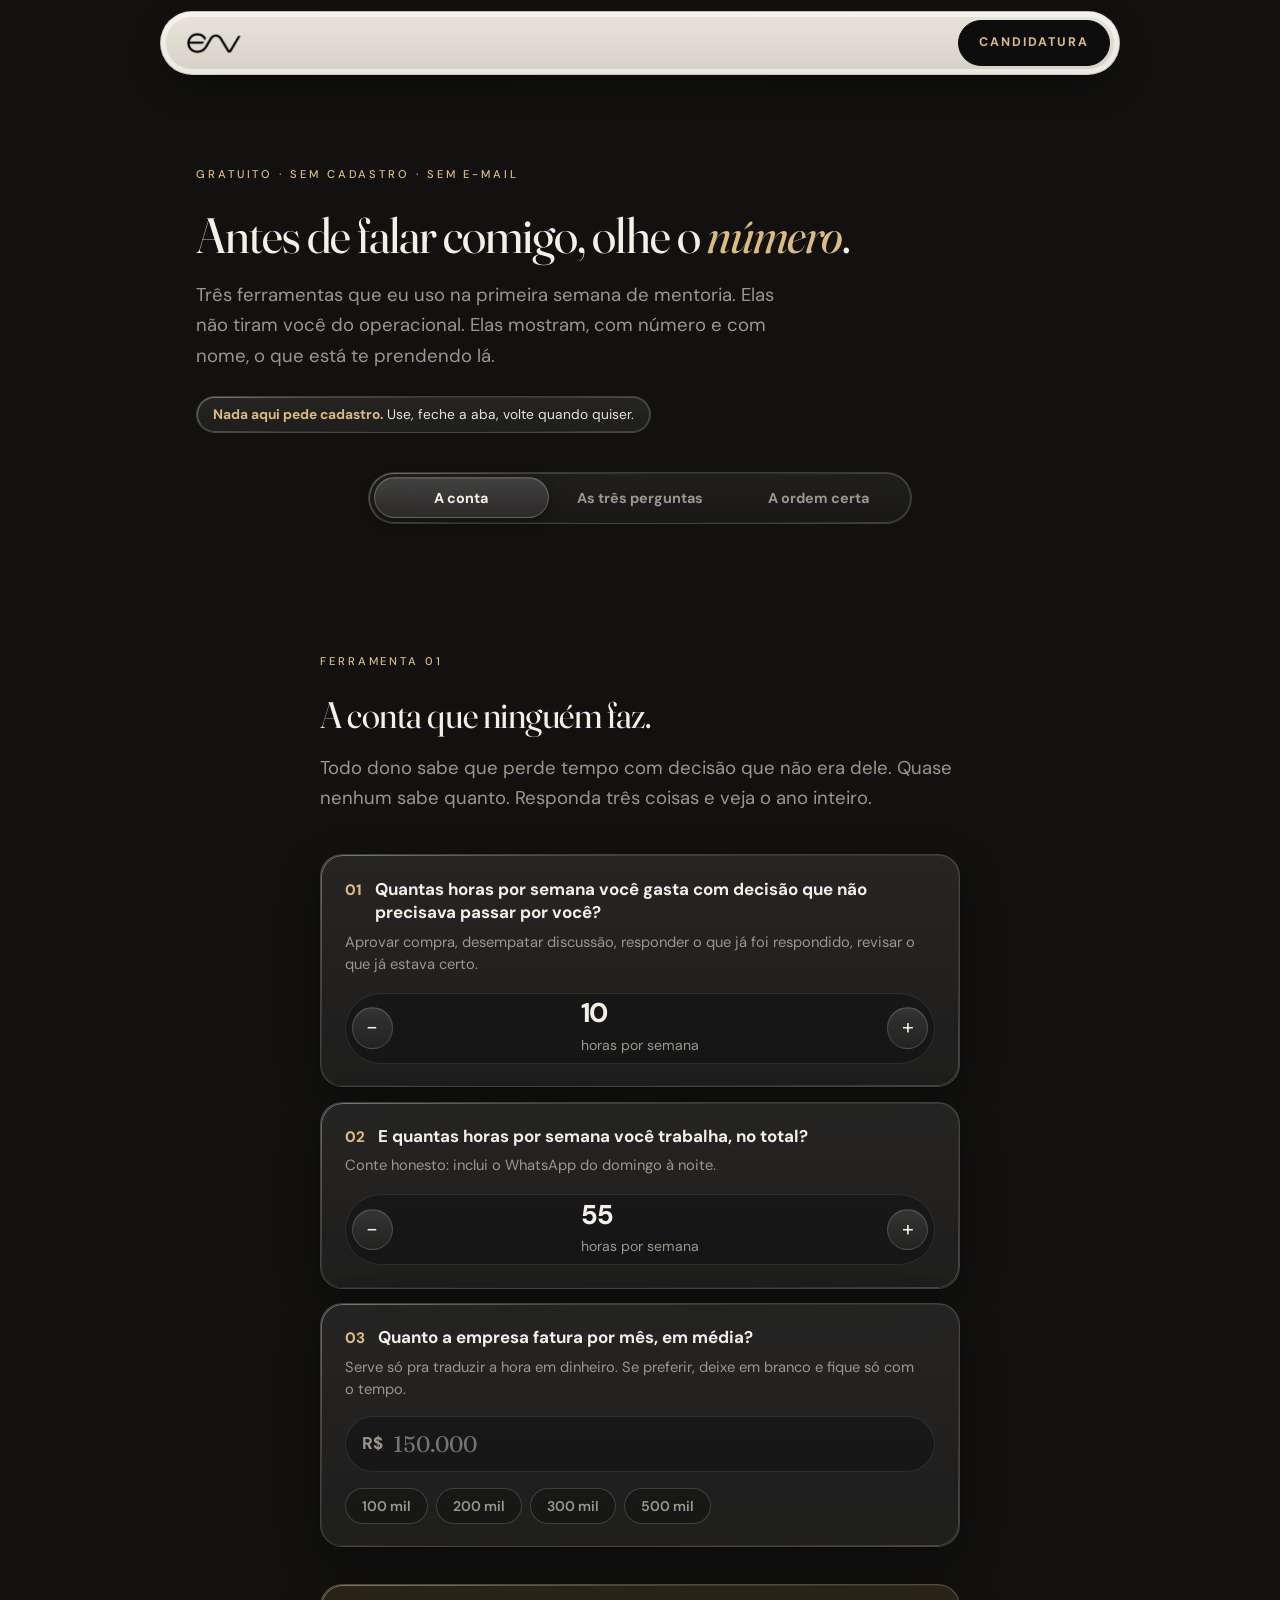
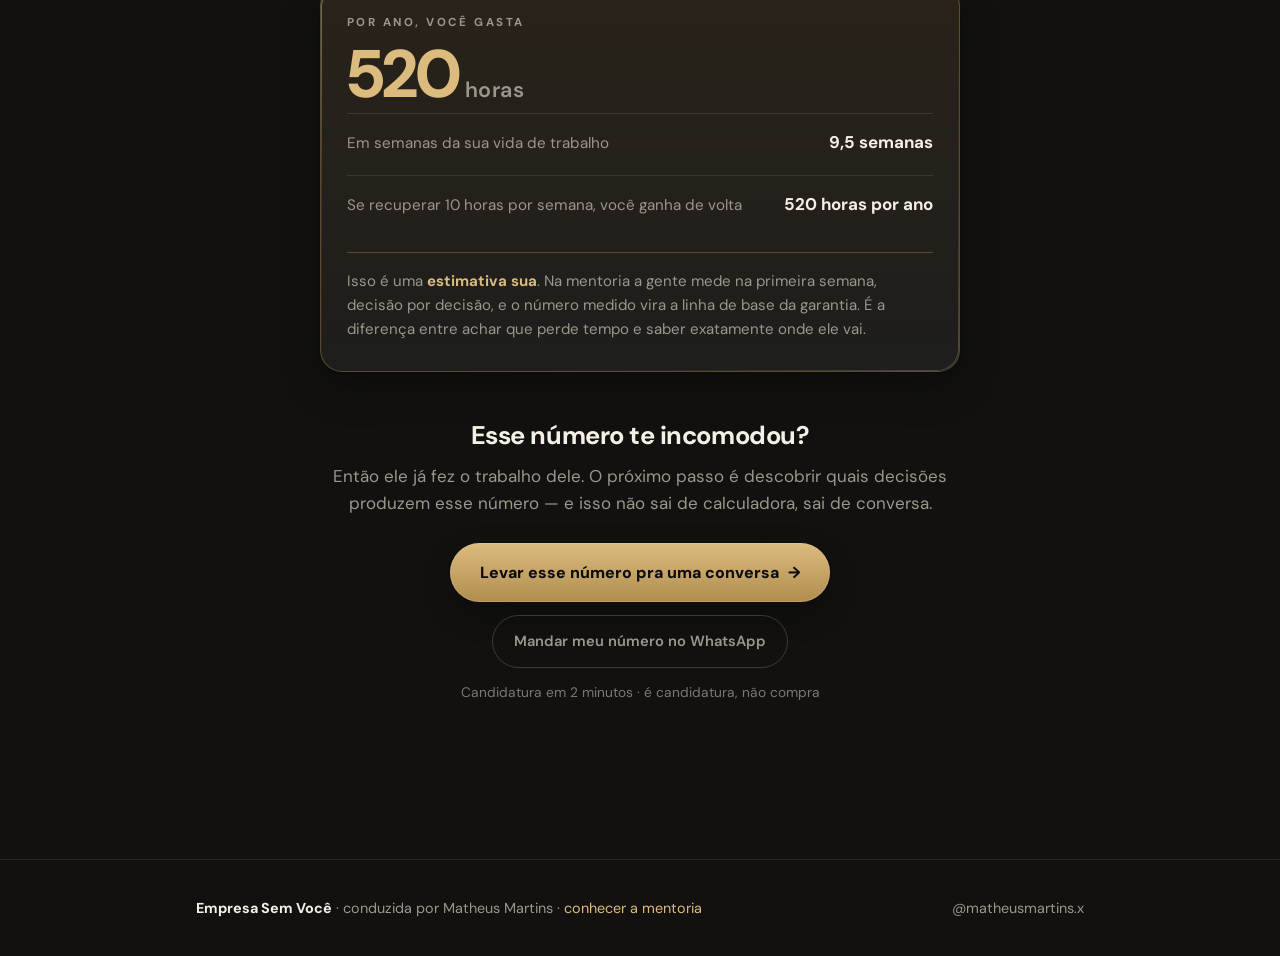
<file: espelho.html>
<!DOCTYPE html>
<html lang="pt-BR">
<head>
  <!-- Google Tag Manager -->
  <script>(function(w,d,s,l,i){w[l]=w[l]||[];w[l].push({'gtm.start':
  new Date().getTime(),event:'gtm.js'});var f=d.getElementsByTagName(s)[0],
  j=d.createElement(s),dl=l!='dataLayer'?'&l='+l:'';j.async=true;j.src=
  'https://www.googletagmanager.com/gtm.js?id='+i+dl;f.parentNode.insertBefore(j,f);
  })(window,document,'script','dataLayer','GTM-MFWQMKV3');</script>
  <!-- End Google Tag Manager -->
  <meta charset="UTF-8" />
  <meta name="viewport" content="width=device-width, initial-scale=1.0" />
  <title>O Espelho · ferramentas gratuitas para donos que viraram o gargalo</title>
  <meta name="description" content="Três ferramentas gratuitas, sem cadastro: a conta das horas que você perde em decisão que não era sua, o roteiro de conversa com a sua equipe, e a ordem certa para arrumar a casa. Por Matheus Martins." />
  <meta property="og:title" content="O Espelho · ferramentas gratuitas para donos de empresa" />
  <meta property="og:description" content="Quanto custa, por ano, cada decisão que passa por você sem precisar. Calcule em dois minutos, de graça e sem cadastro." />
  <meta property="og:type" content="website" />
  <meta property="og:url" content="https://mentoria.mtxestrategia.com.br/espelho" />
  <meta property="og:image" content="https://gdbvrexbpiwdubusciwm.supabase.co/storage/v1/object/public/esv-hero/matheus.jpg" />
  <meta property="og:locale" content="pt_BR" />
  <meta property="og:site_name" content="Empresa Sem Você" />
  <meta name="twitter:card" content="summary_large_image" />
  <link rel="canonical" href="https://mentoria.mtxestrategia.com.br/espelho" />
  <meta name="robots" content="index,follow,max-snippet:-1,max-image-preview:large" />

  <link rel="preconnect" href="https://fonts.googleapis.com" />
  <link rel="preconnect" href="https://fonts.gstatic.com" crossorigin />
  <link href="https://fonts.googleapis.com/css2?family=DM+Sans:ital,opsz,wght@0,9..40,400..900;1,9..40,400..700&family=Fraunces:ital,opsz,wght@0,9..144,300..600;1,9..144,300..600&display=swap" rel="stylesheet" />

  <style>
  *,*::before,*::after{box-sizing:border-box}
  :root{
    color-scheme:dark;
    --bg:#121110;
    --cream:#F4F0E6; --text:#E7E3DA; --mute:#9C978C; --mute-2:#7C776F;
    --line:rgba(244,240,230,.10); --line-2:rgba(244,240,230,.18);
    --gold:#B08D4F; --gold-2:#C49A52; --gold-3:#DCBB7E;
    --gold-soft:rgba(176,141,79,.15); --gold-line:rgba(196,154,82,.34);
    --ink:#0C0C0C;
    --sans:'DM Sans',system-ui,-apple-system,"Segoe UI",Arial,sans-serif;
    --serif:'Fraunces',Georgia,'Times New Roman',serif;
    --frame:60rem; --measure:40rem;
    --ease:cubic-bezier(.22,1,.36,1);
    --ease-soft:cubic-bezier(.16,.72,.2,1);
    --spring:cubic-bezier(.22,1,.36,1);
    --glass:rgba(255,255,255,.055);
    --glass-2:rgba(255,255,255,.085);
    --glass-edge:rgba(244,240,230,.16);
    --glass-hi:rgba(255,255,255,.13);
    --glass-blur:blur(20px) saturate(170%);
    --glass-shadow:0 1px 2px rgba(0,0,0,.30),0 14px 40px rgba(0,0,0,.30);
  }
  @supports (transition-timing-function:linear(0,1)){
    :root{--spring:linear(0,.006,.025 2.8%,.101 6.1%,.539 18.9%,.721 25.3%,.849 31.5%,.937 38.1%,.968 41.8%,.991 45.7%,1.006 50.1%,1.015 55%,1.013 61.1%,1.004 71.2%,.999 82.2%,1);}
  }
  html{scroll-behavior:smooth}
  body{margin:0;background:var(--bg);color:var(--text);font-family:var(--sans);
    font-size:1.0625rem;line-height:1.72;font-optical-sizing:auto;-webkit-font-smoothing:antialiased;overflow-x:hidden}
  ::selection{background:var(--gold);color:#14110B}
  a{color:inherit;text-decoration:none}
  img{max-width:100%;display:block}
  h1,h2{font-family:var(--serif);font-weight:400;font-variation-settings:'opsz' 144,'SOFT' 0,'WONK' 0;
    line-height:1.16;letter-spacing:-.012em;text-wrap:balance;margin:0;color:var(--cream)}
  h3{font-family:var(--sans);font-weight:700;letter-spacing:-.018em;line-height:1.25;text-wrap:balance;margin:0;color:var(--cream)}
  p{margin:0;text-wrap:pretty}
  em{font-style:italic;color:var(--gold-3);font-weight:500;font-family:inherit}
  h1 em,h2 em{font-family:var(--serif);font-weight:400}
  strong{color:var(--cream);font-weight:700}

  .wrap{width:100%;margin:0 auto;padding-inline:clamp(1.25rem,5vw,2.25rem)}
  .frame{max-width:var(--frame);margin-inline:auto}
  .eyebrow{display:inline-flex;align-items:center;gap:.7rem;font-size:.7rem;letter-spacing:.26em;
    text-transform:uppercase;color:var(--gold-3);font-weight:500;margin:0 0 1.4rem}
  .lede{color:var(--mute);font-size:clamp(1.02rem,1.6vw,1.16rem);line-height:1.62;margin-top:1rem}

  /* ---- nav de vidro ---- */
  .topbar{position:sticky;top:0;z-index:60;background:transparent;
    padding:.7rem clamp(1rem,4vw,2.25rem);transition:padding .6s var(--spring)}
  .topbar__in{position:relative;max-width:var(--frame);margin:0 auto;display:flex;align-items:center;justify-content:space-between;
    gap:1rem;padding:.5rem .55rem .5rem 1rem;border-radius:999px;
    background:transparent;border:.5px solid transparent;
    -webkit-backdrop-filter:none;backdrop-filter:none;
    transition:background .55s var(--spring),border-color .55s var(--spring),
      box-shadow .55s var(--spring),backdrop-filter .55s var(--spring),-webkit-backdrop-filter .55s var(--spring)}
  .topbar.is-scrolled .topbar__in{
    background:linear-gradient(180deg,rgba(34,32,29,.86),rgba(18,17,16,.82));border-color:var(--glass-edge);
    -webkit-backdrop-filter:var(--glass-blur);backdrop-filter:var(--glass-blur);
    box-shadow:inset 0 .5px 0 var(--glass-hi),0 10px 34px rgba(0,0,0,.38)}
  .brand-logo{height:38px;width:auto;transition:height .55s var(--spring)}
  .topbar.is-scrolled .brand-logo{height:30px}

  /* ---- botoes ---- */
  .btn{display:inline-flex;align-items:center;justify-content:center;gap:.55em;cursor:pointer;border:0;
    background:linear-gradient(180deg,var(--gold-3),var(--gold));color:var(--ink);font-family:var(--sans);
    font-weight:800;font-size:1rem;padding:1rem 1.9rem;border-radius:999px;
    box-shadow:0 12px 30px rgba(0,0,0,.30), inset 0 0 0 1px rgba(244,240,230,.14);
    transition:transform .4s var(--spring),box-shadow .3s var(--ease)}
  .btn:hover{transform:translateY(-2px)}
  .btn:active{transform:scale(.96);transition-duration:.09s}
  .btn__arrow{transition:transform .3s var(--ease)}
  .btn:hover .btn__arrow{transform:translateX(4px)}
  .btn--ghost{background:transparent;color:var(--gold-3);border:1px solid var(--gold-line);box-shadow:none;
    font-size:.78rem;letter-spacing:.16em;text-transform:uppercase;font-weight:700;padding:.7rem 1.25rem}
  .btn--ghost:hover{background:var(--gold-soft);border-color:var(--gold-2);transform:none}
  .btn--quiet{background:transparent;color:var(--mute);border:1px solid var(--line-2);box-shadow:none;
    font-weight:600;font-size:.92rem;padding:.8rem 1.3rem}
  .btn--quiet:hover{color:var(--cream);border-color:var(--gold-line);transform:none}

  /* ---- hero ---- */
  .hero{padding:clamp(2.5rem,6vw,4.5rem) 0 clamp(1.5rem,3vw,2.5rem);position:relative;overflow:hidden}
  .hero::before{content:"";position:absolute;inset:-30% 0 auto 0;height:80%;pointer-events:none;
    background:radial-gradient(60% 55% at 50% 0%,rgba(196,154,82,.09),transparent 72%)}
  .hero__in{position:relative;z-index:1;max-width:44rem}
  .hero h1{font-size:clamp(2rem,5vw,3.1rem);letter-spacing:-.02em}
  .hero .lede{max-width:38rem}
  .freepill{display:inline-block;margin-top:1.6rem;line-height:1.5;
    padding:.45rem 1rem;border-radius:999px;font-size:.86rem;color:var(--text);
    background:linear-gradient(180deg,var(--glass-2),var(--glass));border:.5px solid var(--glass-edge);
    -webkit-backdrop-filter:var(--glass-blur);backdrop-filter:var(--glass-blur);
    box-shadow:inset 0 .5px 0 var(--glass-hi)}
  .freepill b{color:var(--gold-3)}

  /* ---- controle segmentado iOS ---- */
  .seg{position:relative;display:flex;gap:.25rem;padding:.3rem;border-radius:999px;margin:0 auto;
    max-width:34rem;background:linear-gradient(180deg,rgba(255,255,255,.06),rgba(255,255,255,.03));
    border:.5px solid var(--glass-edge);-webkit-backdrop-filter:var(--glass-blur);backdrop-filter:var(--glass-blur);
    box-shadow:inset 0 .5px 0 var(--glass-hi)}
  .seg__ind{position:absolute;top:.3rem;bottom:.3rem;left:0;border-radius:999px;pointer-events:none;
    background:linear-gradient(180deg,rgba(255,255,255,.16),rgba(255,255,255,.08));
    border:.5px solid rgba(244,240,230,.22);box-shadow:inset 0 .5px 0 rgba(255,255,255,.2),0 4px 14px rgba(0,0,0,.3);
    transform:translateX(0);width:0;opacity:0;
    transition:transform .55s var(--spring),width .55s var(--spring),opacity .3s var(--ease)}
  .seg__ind.is-ready{opacity:1}
  .seg__b{flex:1;position:relative;z-index:1;cursor:pointer;border:0;background:transparent;
    font-family:var(--sans);font-weight:700;font-size:.9rem;color:var(--mute);
    padding:.7rem .6rem;border-radius:999px;white-space:nowrap;
    transition:color .35s var(--ease)}
  .seg__b.is-on{color:var(--cream)}
  .seg__b:hover{color:var(--text)}

  /* ---- paineis ---- */
  .panel{display:none;animation:panelIn .6s var(--spring) both}
  .panel.is-on{display:block}
  @keyframes panelIn{from{opacity:0;transform:translateY(16px) scale(.99)}to{opacity:1;transform:none}}
  .panel__head{max-width:var(--measure);margin:0 auto clamp(1.8rem,4vw,2.6rem)}
  .panel h2{font-size:clamp(1.6rem,3.6vw,2.3rem)}

  /* ---- superficie de vidro ---- */
  .glass{background:linear-gradient(180deg,var(--glass-2),var(--glass));border:.5px solid var(--glass-edge);
    -webkit-backdrop-filter:var(--glass-blur);backdrop-filter:var(--glass-blur);
    box-shadow:inset 0 .5px 0 var(--glass-hi),var(--glass-shadow);border-radius:22px}

  /* ---- calculadora ---- */
  .calc{max-width:var(--measure);margin:0 auto;display:grid;gap:.9rem}
  .q{padding:1.4rem 1.5rem}
  .q__k{display:flex;gap:.8rem;align-items:baseline;margin-bottom:.2rem}
  .q__n{font-family:var(--sans);font-weight:800;color:var(--gold-3);font-size:.95rem;letter-spacing:.02em;line-height:1.45}
  .q__t{color:var(--cream);font-weight:700;line-height:1.4}
  .q__h{color:var(--mute);font-size:.92rem;line-height:1.5;margin-top:.35rem}
  .stepper{display:flex;align-items:center;justify-content:space-between;gap:1rem;margin-top:1.1rem;
    padding:.35rem;border-radius:999px;background:rgba(0,0,0,.26);border:.5px solid var(--line)}
  .stepper button{width:2.6rem;height:2.6rem;flex:none;border-radius:50%;cursor:pointer;
    border:.5px solid var(--glass-edge);background:linear-gradient(180deg,rgba(255,255,255,.13),rgba(255,255,255,.05));
    color:var(--cream);font-size:1.35rem;line-height:1;font-family:var(--sans);
    box-shadow:inset 0 .5px 0 var(--glass-hi);transition:transform .35s var(--spring),background .3s var(--ease)}
  .stepper button:hover{background:linear-gradient(180deg,rgba(255,255,255,.2),rgba(255,255,255,.08))}
  .stepper button:active{transform:scale(.88);transition-duration:.08s}
  .stepper button[disabled]{opacity:.3;cursor:default}
  .stepper__v{font-family:var(--sans);font-weight:800;font-size:1.7rem;letter-spacing:-.03em;color:var(--cream);
    font-variant-numeric:tabular-nums;line-height:1}
  .stepper__u{color:var(--mute);font-size:.88rem;display:block;text-align:center;margin-top:.1rem;font-family:var(--sans)}
  .chips{display:flex;flex-wrap:wrap;gap:.5rem;margin-top:1rem}
  .chip{cursor:pointer;border-radius:999px;padding:.5rem 1rem;font-size:.88rem;font-weight:600;font-family:var(--sans);
    color:var(--mute);background:rgba(0,0,0,.24);border:.5px solid var(--line-2);
    transition:all .35s var(--spring)}
  .chip:hover{color:var(--cream);border-color:var(--gold-line)}
  .chip.is-on{color:var(--ink);background:linear-gradient(180deg,var(--gold-3),var(--gold));border-color:transparent}
  .money{display:flex;align-items:center;gap:.6rem;margin-top:1rem;padding:.2rem .3rem .2rem 1rem;
    border-radius:999px;background:rgba(0,0,0,.26);border:.5px solid var(--line)}
  .money span{color:var(--mute);font-weight:700}
  .money input{flex:1;background:transparent;border:0;outline:0;color:var(--cream);font-family:var(--serif);
    font-size:1.4rem;padding:.6rem 0;font-variant-numeric:tabular-nums;width:100%;min-width:0}

  /* ---- resultado ---- */
  .out{margin-top:1.4rem;padding:1.8rem 1.6rem;border-color:var(--gold-line);
    background:linear-gradient(180deg,var(--gold-soft),var(--glass))}
  .out__k{color:var(--mute);font-size:.72rem;letter-spacing:.22em;text-transform:uppercase;font-weight:700}
  .out__big{font-family:var(--sans);font-weight:800;font-size:clamp(2.6rem,9vw,4.2rem);letter-spacing:-.04em;
    color:var(--gold-3);line-height:1.02;font-variant-numeric:tabular-nums;margin-top:.4rem}
  .out__unit{font-size:.32em;color:var(--mute);font-family:var(--sans);font-weight:600;letter-spacing:.02em}
  .out__line{display:flex;justify-content:space-between;gap:1rem;align-items:baseline;
    padding:.85rem 0;border-top:1px solid var(--line);margin-top:.3rem}
  .out__line:first-of-type{margin-top:1.3rem}
  .out__lk{color:var(--mute);font-size:.95rem;line-height:1.4}
  .out__lv{color:var(--cream);font-weight:700;white-space:nowrap;font-variant-numeric:tabular-nums}
  .out__note{color:var(--mute);font-size:.94rem;line-height:1.58;margin-top:1.2rem;
    padding-top:1.1rem;border-top:1px solid var(--gold-line)}
  .out__note b{color:var(--gold-3)}

  /* ---- roteiro / perguntas ---- */
  .steps{max-width:var(--measure);margin:0 auto;display:grid;gap:.9rem}
  .step{padding:1.4rem 1.5rem;display:flex;gap:1.1rem;align-items:flex-start}
  .step__n{flex:none;width:2.3rem;height:2.3rem;border-radius:11px;display:grid;place-items:center;
    font-weight:600;color:var(--gold-3);background:var(--gold-soft);border:.5px solid var(--gold-line);font-size:.98rem}
  .step__t{color:var(--cream);font-weight:700}
  .step__d{color:var(--mute);margin-top:.3rem;font-size:.97rem;line-height:1.58}
  .ask{max-width:var(--measure);margin:1.4rem auto 0;padding:1.7rem 1.6rem;border-color:var(--gold-line)}
  .ask ol{margin:0;padding-left:1.3rem;display:grid;gap:1rem}
  .ask li{color:var(--cream);font-family:var(--sans);font-weight:600;letter-spacing:-.015em;
    font-size:clamp(1.1rem,2.3vw,1.3rem);line-height:1.42}
  .ask li::marker{color:var(--gold-3)}
  .ask__foot{display:flex;align-items:center;justify-content:space-between;gap:1rem;flex-wrap:wrap;
    margin-top:1.5rem;padding-top:1.2rem;border-top:1px solid var(--line)}
  .ask__hint{color:var(--mute);font-size:.9rem}
  .warn{max-width:var(--measure);margin:1.4rem auto 0;padding:1.4rem 1.5rem;
    border-left:2px solid var(--gold);color:var(--text);line-height:1.62;font-size:.99rem}
  .warn b{color:var(--cream)}

  /* ---- pilares ---- */
  .pil{max-width:var(--measure);margin:0 auto;display:grid;gap:.8rem;counter-reset:p}
  .pil__i{padding:1.3rem 1.5rem;display:flex;gap:1.1rem;align-items:flex-start;
    transition:border-color .4s var(--ease),transform .5s var(--spring)}
  .pil__i:hover{border-color:var(--gold-line);transform:translateX(4px)}
  .pil__n{flex:none;font-family:var(--sans);font-weight:800;color:var(--gold-3);font-size:.98rem;
    letter-spacing:.02em;width:2rem;line-height:1.6}
  .pil__t{color:var(--cream);font-weight:700}
  .pil__d{color:var(--mute);margin-top:.28rem;font-size:.97rem;line-height:1.58}
  .pil__i--last{border-color:var(--gold-line);background:linear-gradient(180deg,var(--gold-soft),var(--glass))}

  /* ===== transicao entre paginas ===== */
  @view-transition{navigation:auto}
  ::view-transition-old(root){animation:vtOut .36s cubic-bezier(.16,.72,.2,1) both}
  ::view-transition-new(root){animation:vtIn .52s cubic-bezier(.22,1,.36,1) both}
  @keyframes vtOut{to{opacity:0;transform:scale(.986);filter:blur(5px)}}
  @keyframes vtIn{from{opacity:0;transform:translateY(16px) scale(.99);filter:blur(7px)}}
  .brand-logo{view-transition-name:marca}
  ::view-transition-group(marca){animation-duration:.52s;animation-timing-function:cubic-bezier(.22,1,.36,1)}
  @media (prefers-reduced-motion:reduce){
    ::view-transition-group(*),::view-transition-old(*),::view-transition-new(*){animation:none!important}
  }

  /* ---- refracao: o aro amostra o fundo diferente do centro ---- */
  .lens{position:absolute;inset:0;border-radius:inherit;pointer-events:none;z-index:1;
    -webkit-backdrop-filter:blur(1px) brightness(1.22) saturate(1.45);
    backdrop-filter:blur(1px) brightness(1.22) saturate(1.45);
    -webkit-mask:linear-gradient(#000 0 0) content-box,linear-gradient(#000 0 0);
    -webkit-mask-composite:xor;mask:linear-gradient(#000 0 0) content-box,linear-gradient(#000 0 0);
    mask-composite:exclude;padding:5px;opacity:.55}
  @media (prefers-reduced-transparency: reduce){.lens{display:none}}

  /* ---- rubber band nas pontas ---- */
  body.band main{transition:none}
  body.band-back main{transition:transform .62s var(--spring)}

  /* ---- linhas do tempo nativas: sai do fio principal ---- */
  @supports (animation-timeline:scroll()){
    .topbar__prog{animation:progresso linear both;animation-timeline:scroll(root block)}
    @keyframes progresso{from{transform:scaleX(0)}to{transform:scaleX(1)}}
  }

  /* ---- a dobra engrossa quando voce rola rapido ---- */
  .edge{--vel:0}
  .edge i:nth-child(3){opacity:calc(.55 + var(--vel) * .45)}
  .edge i:nth-child(4){opacity:calc(.28 + var(--vel) * .72)}
  .edge i{transition:opacity .25s linear}

  /* ---- aro especular: o que faz o vidro parecer vidro ---- */
  .glass::before,.seg::before,.topbar__in::before,.freepill::before,.q::before,.out::before{
    content:"";position:absolute;inset:0;border-radius:inherit;padding:1px;pointer-events:none;
    background:linear-gradient(145deg,
      rgba(255,255,255,.40) 0%,rgba(255,255,255,.10) 26%,
      rgba(255,255,255,0) 52%,rgba(255,255,255,.05) 76%,rgba(255,255,255,.22) 100%);
    -webkit-mask:linear-gradient(#000 0 0) content-box,linear-gradient(#000 0 0);
    -webkit-mask-composite:xor;mask:linear-gradient(#000 0 0) content-box,linear-gradient(#000 0 0);
    mask-composite:exclude;opacity:.9;z-index:2}
  .glass,.freepill{position:relative}

  /* ---- a dobra: o conteudo dissolve por baixo do nav ---- */
  .edge{position:fixed;top:0;left:0;right:0;height:6.5rem;z-index:50;pointer-events:none;
    opacity:0;transition:opacity .6s var(--ease)}
  .edge.is-on{opacity:1}
  .edge i{position:absolute;inset:0;display:block}
  .edge i:nth-child(1){-webkit-backdrop-filter:blur(1px);backdrop-filter:blur(1px);
    -webkit-mask-image:linear-gradient(to bottom,#000 0%,#000 30%,transparent 62%);
    mask-image:linear-gradient(to bottom,#000 0%,#000 30%,transparent 62%)}
  .edge i:nth-child(2){-webkit-backdrop-filter:blur(3px);backdrop-filter:blur(3px);
    -webkit-mask-image:linear-gradient(to bottom,#000 0%,#000 18%,transparent 48%);
    mask-image:linear-gradient(to bottom,#000 0%,#000 18%,transparent 48%)}
  .edge i:nth-child(3){-webkit-backdrop-filter:blur(7px);backdrop-filter:blur(7px);
    -webkit-mask-image:linear-gradient(to bottom,#000 0%,#000 8%,transparent 34%);
    mask-image:linear-gradient(to bottom,#000 0%,#000 8%,transparent 34%)}
  .edge i:nth-child(4){-webkit-backdrop-filter:blur(14px);backdrop-filter:blur(14px);
    -webkit-mask-image:linear-gradient(to bottom,#000 0%,transparent 20%);
    mask-image:linear-gradient(to bottom,#000 0%,transparent 20%)}
  .edge i:nth-child(5){background:linear-gradient(to bottom,
      color-mix(in srgb,var(--bg) 72%,transparent),transparent 78%)}

  /* nav encolhe quando voce desce */
  .topbar__in{transition:max-width .7s var(--spring),background .55s var(--spring),
    border-color .55s var(--spring),box-shadow .55s var(--spring),
    backdrop-filter .55s var(--spring),-webkit-backdrop-filter .55s var(--spring)}
  .topbar.is-scrolled .topbar__in{max-width:38rem}

  /* toque: o vidro acende e recua */
  .glass:active,.pil__i:active{transform:scale(.988);filter:brightness(1.1);transition-duration:.1s}

  /* ---- pilha grudada ---- */
  .pile{--stick:5.4rem;--peek:2.75rem;gap:clamp(1.5rem,3.6vw,2.6rem)}
  @media(max-width:640px){.pile{--stick:4.6rem;--peek:2.6rem}}
  .pil.pile > .pil__i{align-items:flex-start}
  .pil.pile > .pil__i > div{min-width:0;flex:1}
  .pil.pile .pil__n{line-height:1.3}
  .pil.pile .pil__t{line-height:1.3}
  .pil.pile .pil__d{opacity:calc(1 - var(--p,0) * 1.35);transition:opacity .12s linear}
  .pil.pile .pil__t{white-space:nowrap;overflow:hidden;text-overflow:ellipsis}
  .pil.pile > .pil__i{position:sticky;top:calc(var(--stick) + var(--i,0) * var(--peek));transform-origin:50% 0%}
  .pile > *:nth-child(1){--i:0}
  .pile > *:nth-child(2){--i:1}
  .pile > *:nth-child(3){--i:2}
  .pile > *:nth-child(4){--i:3}
  .pile > *:nth-child(5){--i:4}
  .pile > *:nth-child(6){--i:5}
  .pil.pile > .pil__i{
    background:linear-gradient(180deg,rgba(32,30,27,.92),rgba(20,19,17,.90));
    -webkit-backdrop-filter:blur(14px) saturate(160%);backdrop-filter:blur(14px) saturate(160%);
    box-shadow:inset 0 .5px 0 var(--glass-hi),0 -10px 26px rgba(0,0,0,.44),0 12px 30px rgba(0,0,0,.26);
    filter:brightness(calc(1 - var(--p,0) * .1)) saturate(calc(1 - var(--p,0) * .1));
    transition:border-color .4s var(--ease),filter .18s linear}
  .pil.pile > .pil__i.rise.in,.pil.pile > .pil__i:hover{
    transform:scale(calc(1 - var(--p,0) * .055)) translateY(calc(var(--p,0) * -3px))}
  .pil.pile > .pil__i--last{background:linear-gradient(180deg,rgba(60,48,28,.92),rgba(24,21,17,.92))}
  @media (prefers-reduced-motion:reduce){.pil.pile > .pil__i{position:static}}

  /* ---- progresso no nav ---- */
  .topbar__prog{position:absolute;left:.9rem;right:.9rem;bottom:.34rem;height:1.5px;border-radius:999px;
    background:linear-gradient(90deg,var(--gold),var(--gold-3));pointer-events:none;
    transform:scaleX(var(--sp,0));transform-origin:left center;
    opacity:0;transition:opacity .5s var(--ease)}
  .topbar.is-scrolled .topbar__prog{opacity:.8}

  /* ---- CTA de painel ---- */
  .close{max-width:var(--measure);margin:clamp(2rem,4vw,3rem) auto 0;text-align:center}
  .close h3{font-size:clamp(1.25rem,2.6vw,1.6rem)}
  .close p{color:var(--mute);margin-top:.7rem;line-height:1.6}
  .close__cta{display:flex;flex-direction:column;align-items:center;gap:.8rem;margin-top:1.6rem}
  .close__note{font-size:.86rem;color:var(--mute-2)}

  /* ---- rodape ---- */
  .foot{border-top:1px solid var(--line);padding-block:2.2rem;margin-top:clamp(3rem,7vw,5.5rem)}
  .foot__in{max-width:var(--frame);margin:0 auto;padding-inline:clamp(1.25rem,5vw,2.25rem);
    display:flex;justify-content:space-between;gap:1rem;flex-wrap:wrap;color:var(--mute);font-size:.9rem}
  .foot__in b{color:var(--cream)}
  .foot a{color:var(--gold-3)}

  /* ---- reveal ---- */
  .rise{opacity:0;transform:translateY(22px) scale(.986);
    transition:opacity .6s var(--ease-soft),transform .9s var(--spring)}
  .rise.in{opacity:1;transform:none}
  .stg .rise:nth-child(2){transition-delay:.06s}
  .stg .rise:nth-child(3){transition-delay:.12s}
  .stg .rise:nth-child(4){transition-delay:.18s}
  .stg .rise:nth-child(5){transition-delay:.24s}
  .stg .rise:nth-child(6){transition-delay:.30s}

  section{padding-block:clamp(2.2rem,5vw,3.4rem);position:relative}
  .secpad{padding-block:clamp(2.6rem,6vw,4.2rem)}

  @media(max-width:620px){
    .seg{max-width:none}
    .seg__b{font-size:.8rem;padding:.65rem .35rem}
    .step{padding:1.2rem}
    .out{padding:1.5rem 1.25rem}
    .q{padding:1.2rem}
  }
  a:focus-visible,.btn:focus-visible,button:focus-visible{outline:2px solid var(--gold-2);outline-offset:3px}
  @media (prefers-reduced-motion:reduce){
    .rise{opacity:1!important;transform:none!important}
    .edge{display:none}
    .pil.pile .pil__d{opacity:1!important}
    *{animation:none!important}
    html{scroll-behavior:auto}
  }
  @media (prefers-reduced-transparency: reduce){
    .glass,.seg,.topbar.is-scrolled .topbar__in,.freepill{
      -webkit-backdrop-filter:none;backdrop-filter:none;background:rgba(255,255,255,.06)}
    .edge{display:none}
  }
  
  /* cabecalho em vidro creme: contraste com a pagina escura (27/09) */
  .topbar .topbar__in,.topbar.is-scrolled .topbar__in{
    background:linear-gradient(180deg,rgba(244,240,230,.95),rgba(231,226,215,.92));
    border-color:rgba(18,17,16,.12);
    -webkit-backdrop-filter:var(--glass-blur);backdrop-filter:var(--glass-blur);
    box-shadow:inset 0 .5px 0 rgba(255,255,255,.9),0 1px 2px rgba(0,0,0,.25),0 14px 36px -12px rgba(0,0,0,.55)}
  .topbar .brand-logo{filter:brightness(0)}
  .topbar .btn--ghost{background:var(--ink);color:var(--gold-3);border-color:var(--ink)}
  .topbar .btn--ghost:hover{background:#000;color:var(--cream);border-color:#000}
  .topbar .topbar__prog{background:linear-gradient(90deg,var(--gold),var(--gold-2))}
  @media (prefers-reduced-transparency: reduce){
    .topbar .topbar__in,.topbar.is-scrolled .topbar__in{background:var(--cream);-webkit-backdrop-filter:none;backdrop-filter:none}}
  </style>
  <noscript><style>.rise{opacity:1!important;transform:none!important}.panel{display:block!important}.seg{display:none}</style></noscript>

  <!-- Meta Pixel Code -->
  <script>
  !function(f,b,e,v,n,t,s){if(f.fbq)return;n=f.fbq=function(){n.callMethod?
  n.callMethod.apply(n,arguments):n.queue.push(arguments)};if(!f._fbq)f._fbq=n;
  n.push=n;n.loaded=!0;n.version='2.0';n.queue=[];t=b.createElement(e);t.async=!0;
  t.src=v;s=b.getElementsByTagName(e)[0];s.parentNode.insertBefore(t,s)}(window,
  document,'script','https://connect.facebook.net/en_US/fbevents.js');
  fbq('init','1659749545111630');
  fbq('track','PageView');
  </script>
  <noscript><img height="1" width="1" style="display:none"
  src="https://www.facebook.com/tr?id=1659749545111630&ev=PageView&noscript=1"/></noscript>
  <!-- End Meta Pixel Code -->
</head>
<body>
  <noscript><iframe src="https://www.googletagmanager.com/ns.html?id=GTM-MFWQMKV3" height="0" width="0" style="display:none;visibility:hidden"></iframe></noscript>

  <div class="edge" id="edge" aria-hidden="true"><i></i><i></i><i></i><i></i><i></i></div>

  <header class="topbar">
    <div class="topbar__in">
      <a href="/" class="mark" aria-label="Empresa Sem Você"><img class="brand-logo" src="/assets/logo.png" alt="Empresa Sem Você" width="300" height="155" /></a>
      <a class="btn btn--ghost" href="/cadastro">Candidatura</a>
      <span class="lens" aria-hidden="true"></span>
      <span class="topbar__prog" aria-hidden="true"></span>
    </div>
  </header>

  <main>
    <section class="hero">
      <div class="wrap frame">
        <div class="hero__in stg">
          <p class="eyebrow rise">Gratuito &middot; sem cadastro &middot; sem e-mail</p>
          <h1 class="rise">Antes de falar comigo, olhe o <em>número</em>.</h1>
          <p class="lede rise">Três ferramentas que eu uso na primeira semana de mentoria. Elas não tiram você do operacional. Elas mostram, com número e com nome, o que está te prendendo lá.</p>
          <p class="freepill rise"><b>Nada aqui pede cadastro.</b> Use, feche a aba, volte quando quiser.</p>
        </div>
      </div>
    </section>

    <section style="padding-top:0">
      <div class="wrap frame">
        <div class="seg" role="tablist" aria-label="Ferramentas">
          <span class="seg__ind" aria-hidden="true"></span>
          <button class="seg__b is-on" role="tab" aria-selected="true" data-p="conta" id="tab-conta">A conta</button>
          <button class="seg__b" role="tab" aria-selected="false" data-p="perguntas" id="tab-perguntas">As três perguntas</button>
          <button class="seg__b" role="tab" aria-selected="false" data-p="pilares" id="tab-pilares">A ordem certa</button>
        </div>
      </div>
    </section>

    <!-- ============ 1 · A CONTA ============ -->
    <section class="secpad panel is-on" id="p-conta" role="tabpanel" aria-labelledby="tab-conta">
      <div class="wrap frame">
        <div class="panel__head stg">
          <p class="eyebrow rise">Ferramenta 01</p>
          <h2 class="rise">A conta que ninguém faz.</h2>
          <p class="lede rise">Todo dono sabe que perde tempo com decisão que não era dele. Quase nenhum sabe quanto. Responda três coisas e veja o ano inteiro.</p>
        </div>

        <div class="calc stg">
          <div class="q glass rise">
            <div class="q__k"><span class="q__n">01</span><span class="q__t">Quantas horas por semana você gasta com decisão que não precisava passar por você?</span></div>
            <p class="q__h">Aprovar compra, desempatar discussão, responder o que já foi respondido, revisar o que já estava certo.</p>
            <div class="stepper" data-step="perdidas" data-min="1" data-max="60">
              <button type="button" data-d="-1" aria-label="Diminuir">&minus;</button>
              <div><span class="stepper__v" id="v-perdidas">10</span><span class="stepper__u">horas por semana</span></div>
              <button type="button" data-d="1" aria-label="Aumentar">+</button>
            </div>
          </div>

          <div class="q glass rise">
            <div class="q__k"><span class="q__n">02</span><span class="q__t">E quantas horas por semana você trabalha, no total?</span></div>
            <p class="q__h">Conte honesto: inclui o WhatsApp do domingo à noite.</p>
            <div class="stepper" data-step="totais" data-min="20" data-max="100">
              <button type="button" data-d="-1" aria-label="Diminuir">&minus;</button>
              <div><span class="stepper__v" id="v-totais">55</span><span class="stepper__u">horas por semana</span></div>
              <button type="button" data-d="1" aria-label="Aumentar">+</button>
            </div>
          </div>

          <div class="q glass rise">
            <div class="q__k"><span class="q__n">03</span><span class="q__t">Quanto a empresa fatura por mês, em média?</span></div>
            <p class="q__h">Serve só pra traduzir a hora em dinheiro. Se preferir, deixe em branco e fique só com o tempo.</p>
            <div class="money">
              <span>R$</span>
              <input type="text" id="fat" inputmode="numeric" autocomplete="off" placeholder="150.000" aria-label="Faturamento mensal" />
            </div>
            <div class="chips" id="chips">
              <button type="button" class="chip" data-v="100000">100 mil</button>
              <button type="button" class="chip" data-v="200000">200 mil</button>
              <button type="button" class="chip" data-v="300000">300 mil</button>
              <button type="button" class="chip" data-v="500000">500 mil</button>
            </div>
          </div>

          <div class="out glass rise" aria-live="polite">
            <p class="out__k">Por ano, você gasta</p>
            <div class="out__big"><span id="r-horas">520</span><span class="out__unit"> horas</span></div>
            <div class="out__line"><span class="out__lk">Em semanas da sua vida de trabalho</span><span class="out__lv" id="r-semanas">9,5 semanas</span></div>
            <div class="out__line" id="ln-dinheiro"><span class="out__lk">Faturamento que passa pelas suas mãos nessas horas</span><span class="out__lv" id="r-dinheiro">&mdash;</span></div>
            <div class="out__line"><span class="out__lk">Se recuperar 10 horas por semana, você ganha de volta</span><span class="out__lv">520 horas por ano</span></div>
            <p class="out__note">Isso é uma <b>estimativa sua</b>. Na mentoria a gente mede na primeira semana, decisão por decisão, e o número medido vira a linha de base da garantia. É a diferença entre achar que perde tempo e saber exatamente onde ele vai.</p>
          </div>
        </div>

        <div class="close">
          <h3>Esse número te incomodou?</h3>
          <p>Então ele já fez o trabalho dele. O próximo passo é descobrir quais decisões produzem esse número — e isso não sai de calculadora, sai de conversa.</p>
          <div class="close__cta">
            <a class="btn" href="/cadastro" data-cta="conta">Levar esse número pra uma conversa <span class="btn__arrow">&rarr;</span></a>
            <a class="btn btn--quiet" id="wa" target="_blank" rel="noopener" href="https://wa.me/5551991443171">Mandar meu número no WhatsApp</a>
            <span class="close__note">Candidatura em 2 minutos &middot; é candidatura, não compra</span>
          </div>
        </div>
      </div>
    </section>

    <!-- ============ 2 · AS TRÊS PERGUNTAS ============ -->
    <section class="secpad panel" id="p-perguntas" role="tabpanel" aria-labelledby="tab-perguntas" hidden>
      <div class="wrap frame">
        <div class="panel__head stg">
          <p class="eyebrow rise">Ferramenta 02</p>
          <h2 class="rise">As três perguntas que eu faço para a equipe do cliente.</h2>
          <p class="lede rise">Antes de desenhar organograma, antes de escrever processo, antes de comprar ferramenta. Leva uma hora por pessoa e derruba metade das suas certezas.</p>
        </div>

        <div class="ask glass">
          <ol>
            <li>O que está sendo feito de errado?</li>
            <li>O que falta para fazer certo?</li>
            <li>Por que ainda não fazemos assim?</li>
          </ol>
          <div class="ask__foot">
            <span class="ask__hint">Nessa ordem. A terceira é a que entrega o problema real.</span>
            <button class="btn btn--quiet" id="copy" type="button">Copiar as perguntas</button>
          </div>
        </div>

        <div class="steps stg" style="margin-top:1.4rem">
          <div class="step glass rise">
            <span class="step__n">01</span>
            <div><div class="step__t">Individual, nunca em reunião</div>
            <p class="step__d">Em grupo ninguém diz o que está errado, porque alguém na sala é o dono do errado. Uma pessoa por vez, com a porta fechada.</p></div>
          </div>
          <div class="step glass rise">
            <span class="step__n">02</span>
            <div><div class="step__t">Comece por quem executa, não por quem lidera</div>
            <p class="step__d">Quem está na ponta vê o processo real. Quem lidera costuma descrever o processo que imagina que existe.</p></div>
          </div>
          <div class="step glass rise">
            <span class="step__n">03</span>
            <div><div class="step__t">Você pergunta e cala a boca</div>
            <p class="step__d">Não explique, não justifique, não corrija. Se você defender a empresa na primeira resposta, não vai ouvir a segunda.</p></div>
          </div>
          <div class="step glass rise">
            <span class="step__n">04</span>
            <div><div class="step__t">Anote com as palavras da pessoa</div>
            <p class="step__d">Não traduza para o seu vocabulário. O jeito como ela descreve o problema é parte do diagnóstico.</p></div>
          </div>
          <div class="step glass rise">
            <span class="step__n">05</span>
            <div><div class="step__t">Depois, procure o que se repete</div>
            <p class="step__d">O que aparecer na boca de três pessoas diferentes não é opinião. É o processo da sua empresa, do jeito que ele realmente funciona.</p></div>
          </div>
        </div>

        <div class="warn glass">
          <b>Um aviso honesto.</b> Muita gente lê isso, acha ótimo e nunca faz. Quem faz costuma descobrir duas coisas incômodas: que o processo real da empresa é diferente do que você imaginou, e que a decisão trava num lugar que você não esperava. É desconfortável de propósito. É o ponto onde o trabalho começa.
        </div>

        <div class="close">
          <h3>Fez e as respostas te surpreenderam?</h3>
          <p>Ouvir é a parte de graça. Transformar o que você ouviu em critério escrito, alçada definida e decisão que não volta pra sua mesa é a parte que dá trabalho.</p>
          <div class="close__cta">
            <a class="btn" href="/cadastro" data-cta="perguntas">Quero fazer isso com ajuda <span class="btn__arrow">&rarr;</span></a>
            <span class="close__note">Candidatura em 2 minutos &middot; é candidatura, não compra</span>
          </div>
        </div>
      </div>
    </section>

    <!-- ============ 3 · A ORDEM CERTA ============ -->
    <section class="secpad panel" id="p-pilares" role="tabpanel" aria-labelledby="tab-pilares" hidden>
      <div class="wrap frame">
        <div class="panel__head stg">
          <p class="eyebrow rise">Ferramenta 03</p>
          <h2 class="rise">A ordem certa de arrumar a casa.</h2>
          <p class="lede rise">Quase todo dono tenta resolver isso começando pelo último item da lista. Por isso gasta dinheiro e o problema volta. Esta é a sequência, e a sequência é o método.</p>
        </div>

        <div class="pil stg pile">
          <div class="pil__i glass rise">
            <span class="pil__n">01</span>
            <div><div class="pil__t">Calibração do gestor</div>
            <p class="pil__d">A empresa imita quem a lidera. Antes de mexer em qualquer processo, é preciso saber como você decide, como reage sob pressão e o que você delega de verdade. O primeiro sistema a calibrar é o dono.</p></div>
          </div>
          <div class="pil__i glass rise">
            <span class="pil__n">02</span>
            <div><div class="pil__t">Hierarquia e liderança</div>
            <p class="pil__d">Quem responde por quê, quem decide o quê e até que valor. Sem isso, delegar é transferir dúvida. A pessoa não trava por preguiça, trava porque ninguém escreveu até onde ela pode ir.</p></div>
          </div>
          <div class="pil__i glass rise">
            <span class="pil__n">03</span>
            <div><div class="pil__t">Processos e cultura</div>
            <p class="pil__d">O processo sai da sua cabeça e vira documento que outra pessoa consegue seguir. Cultura entra junto porque processo sem combinado vira papel que ninguém lê.</p></div>
          </div>
          <div class="pil__i glass rise">
            <span class="pil__n">04</span>
            <div><div class="pil__t">Eficiência com IA</div>
            <p class="pil__d">Só depois que o processo existe. Automatizar antes de documentar é acelerar o improviso, e improviso acelerado é o que você já tem hoje.</p></div>
          </div>
          <div class="pil__i pil__i--last glass rise">
            <span class="pil__n">05</span>
            <div><div class="pil__t">Marketing e vendas &mdash; por último, de propósito</div>
            <p class="pil__d">Marketing acelera o que já existe. Se a casa está desorganizada, mais lead só produz mais caos, com nota fiscal. É o pilar que quase todo mundo compra primeiro, e é o que mais depende dos quatro anteriores para funcionar.</p></div>
          </div>
        </div>

        <div class="warn glass">
          <b>Por que isso importa mais do que parece.</b> Se você já investiu em tráfego, em gestor ou em ferramenta e o problema continuou igual, provavelmente não foi a escolha que estava errada. Foi a posição dela na fila.
        </div>

        <div class="close">
          <h3>Sabe a ordem. Falta aplicar na sua empresa.</h3>
          <p>A sequência é pública. O que muda de caso para caso é onde você entra nela, quanto tempo cada pilar leva no seu estágio, e o que fazer quando a equipe resiste.</p>
          <div class="close__cta">
            <a class="btn" href="/cadastro" data-cta="pilares">Ver como isso se aplica a mim <span class="btn__arrow">&rarr;</span></a>
            <span class="close__note">Candidatura em 2 minutos &middot; é candidatura, não compra</span>
          </div>
        </div>
      </div>
    </section>
  </main>

  <footer class="foot">
    <div class="foot__in">
      <span><b>Empresa Sem Você</b> &middot; conduzida por Matheus Martins &middot; <a href="/">conhecer a mentoria</a></span>
      <span>@matheusmartins.x</span>
    </div>
  </footer>

  <script>
  (function(){
    var reduce=window.matchMedia&&window.matchMedia('(prefers-reduced-motion:reduce)').matches;

    /* ---------- reveal ---------- */
    function reveal(scope){
      var els=(scope||document).querySelectorAll('.rise:not(.in)');
      if(reduce||!('IntersectionObserver'in window)){
        els.forEach(function(e){e.classList.add('in');});return;
      }
      var io=new IntersectionObserver(function(en){
        en.forEach(function(x){if(x.isIntersecting){x.target.classList.add('in');io.unobserve(x.target);}});
      },{rootMargin:'0px 0px -6% 0px',threshold:.1});
      els.forEach(function(e){io.observe(e);});
      // rede: nada fica invisivel depois de passar pela dobra
      setTimeout(function(){
        (scope||document).querySelectorAll('.rise:not(.in)').forEach(function(e){
          if(e.getBoundingClientRect().top<window.innerHeight*.94)e.classList.add('in');
        });
      },80);
    }
    reveal();
    function sweepAll(){
      document.querySelectorAll('.rise:not(.in)').forEach(function(e){
        if(e.getBoundingClientRect().top<window.innerHeight*.94)e.classList.add('in');
      });
    }
    window.addEventListener('scroll',sweepAll,{passive:true});
    window.addEventListener('resize',sweepAll,{passive:true});
    document.addEventListener('visibilitychange',function(){if(!document.hidden)sweepAll();});

    var tb=document.querySelector('.topbar');
    if(tb){var sc=function(){tb.classList.toggle('is-scrolled',window.scrollY>8);};sc();
      window.addEventListener('scroll',sc,{passive:true});}

    var edge=document.getElementById('edge');
    if(edge){var onEdge=function(){edge.classList.toggle('is-on',window.scrollY>8);};
      onEdge();window.addEventListener('scroll',onEdge,{passive:true});}

    /* rubber band: as pontas cedem e voltam */
    var mainEl=document.querySelector('main'),banda=0,bandaTo=0;
    function soltarBanda(){
      if(!banda)return;
      banda=0;
      document.body.classList.remove('band');document.body.classList.add('band-back');
      mainEl.style.transform='';
      setTimeout(function(){document.body.classList.remove('band-back');mainEl.style.willChange='';},680);
    }
    if(mainEl&&!reduce){
      window.addEventListener('wheel',function(ev){
        var de=document.documentElement,
            noTopo=window.scrollY<=0,
            noFim=window.scrollY+window.innerHeight>=de.scrollHeight-1;
        if((noTopo&&ev.deltaY<0)||(noFim&&ev.deltaY>0)){
          mainEl.style.willChange='transform';
          banda=Math.max(-46,Math.min(46,banda-ev.deltaY*0.20));
          document.body.classList.add('band');document.body.classList.remove('band-back');
          mainEl.style.transform='translateY('+banda.toFixed(1)+'px)';
          clearTimeout(bandaTo);bandaTo=setTimeout(soltarBanda,90);
        }
      },{passive:true});
    }

    /* pilha grudada + progresso do nav */
    var pileId=0,
        nativo=!!(window.CSS&&CSS.supports&&CSS.supports('animation-timeline','scroll()')),
        yPrev=window.scrollY,tPrev=performance.now(),vel=0;
    function frame(){
      pileId=0;
      var piles=document.querySelectorAll('.pile > *');
      for(var i=0;i<piles.length;i++){
        var el=piles[i],nx=el.nextElementSibling;
        if(!nx){el.style.setProperty('--p',0);continue;}
        var h=el.offsetHeight;if(!h)continue;
        var d=nx.getBoundingClientRect().top-el.getBoundingClientRect().top;
        var pr=1-(d/h);
        el.style.setProperty('--p',(pr<0?0:pr>1?1:pr).toFixed(3));
      }
      if(tb&&!nativo){
        var max=document.documentElement.scrollHeight-window.innerHeight;
        tb.style.setProperty('--sp',(max>0?Math.min(window.scrollY/max,1):0).toFixed(4));
      }
      if(edge){
        var y=window.scrollY,agora=performance.now(),
            dt=Math.max(agora-tPrev,1),
            v=Math.abs(y-yPrev)/dt;
        yPrev=y;tPrev=agora;
        vel=vel*0.78+Math.min(v/3.4,1)*0.22;
        if(vel<0.012)vel=0;
        edge.style.setProperty('--vel',vel.toFixed(3));
        if(vel>0){
          if(pileId)cancelAnimationFrame(pileId);
          pileId=requestAnimationFrame(frame);
        }
      }
    }
    if(!reduce){
      var pileTo=0;
      var kick=function(){
        if(pileId)cancelAnimationFrame(pileId);
        pileId=requestAnimationFrame(frame);
        clearTimeout(pileTo);pileTo=setTimeout(frame,140);
      };
      window.addEventListener('scroll',kick,{passive:true});
      window.addEventListener('resize',kick,{passive:true});
      document.addEventListener('visibilitychange',function(){if(!document.hidden)frame();});
      frame();
    }

    /* ---------- controle segmentado ---------- */
    var seg=document.querySelector('.seg'),
        ind=document.querySelector('.seg__ind'),
        tabs=[].slice.call(document.querySelectorAll('.seg__b'));
    function moveInd(){
      var on=seg.querySelector('.seg__b.is-on');if(!on)return;
      ind.style.width=on.offsetWidth+'px';
      ind.style.transform='translateX('+on.offsetLeft+'px)';
      ind.classList.add('is-ready');
    }
    function show(name,push){
      tabs.forEach(function(t){
        var on=t.dataset.p===name;
        t.classList.toggle('is-on',on);t.setAttribute('aria-selected',on?'true':'false');
      });
      document.querySelectorAll('.panel').forEach(function(p){
        var on=p.id==='p-'+name;
        p.classList.toggle('is-on',on);
        if(on){p.removeAttribute('hidden');}else{p.setAttribute('hidden','');}
      });
      moveInd();
      var cur=document.getElementById('p-'+name);
      if(cur)reveal(cur);
      if(push&&history.replaceState)history.replaceState(null,'','#'+name);
      window.dataLayer=window.dataLayer||[];
      window.dataLayer.push({event:'espelho_aba',aba:name});
    }
    tabs.forEach(function(t){t.addEventListener('click',function(){show(t.dataset.p,true);});});
    window.addEventListener('resize',moveInd,{passive:true});
    if(document.fonts&&document.fonts.ready)document.fonts.ready.then(moveInd);
    var h=(location.hash||'').replace('#','');
    if(h==='conta'||h==='perguntas'||h==='pilares')show(h,false);else moveInd();

    /* ---------- calculadora ---------- */
    var st={perdidas:10,totais:55,fat:0};
    function fmt(n){return Math.round(n).toLocaleString('pt-BR');}
    function fmtDec(n){return n.toLocaleString('pt-BR',{minimumFractionDigits:1,maximumFractionDigits:1});}
    function paint(){
      document.getElementById('v-perdidas').textContent=st.perdidas;
      document.getElementById('v-totais').textContent=st.totais;
      var horasAno=st.perdidas*52;
      document.getElementById('r-horas').textContent=fmt(horasAno);
      var semanas=horasAno/st.totais;
      document.getElementById('r-semanas').textContent=fmtDec(semanas)+' semanas';
      var ln=document.getElementById('ln-dinheiro');
      if(st.fat>0&&st.totais>0){
        var porHora=(st.fat*12)/(st.totais*52);
        document.getElementById('r-dinheiro').textContent='R$ '+fmt(porHora*horasAno);
        ln.style.display='';
      }else{ln.style.display='none';}
      var wa=document.getElementById('wa');
      if(wa){
        var msg='Matheus, fiz a conta no /espelho: gasto '+st.perdidas+'h por semana com decisao que nao precisava passar por mim. Sao '+fmt(horasAno)+' horas por ano, '+fmtDec(semanas)+' semanas da minha vida de trabalho.';
        wa.href='https://wa.me/5551991443171?text='+encodeURIComponent(msg);
      }
    }
    document.querySelectorAll('.stepper').forEach(function(sp){
      var key=sp.dataset.step,min=+sp.dataset.min,max=+sp.dataset.max;
      sp.querySelectorAll('button').forEach(function(b){
        b.addEventListener('click',function(){
          st[key]=Math.min(max,Math.max(min,st[key]+ +b.dataset.d));paint();
        });
      });
    });
    var fat=document.getElementById('fat');
    function setFat(v){st.fat=v;fat.value=v?fmt(v):'';paint();}
    fat.addEventListener('input',function(){
      var raw=fat.value.replace(/\D/g,'');
      st.fat=raw?parseInt(raw,10):0;
      fat.value=raw?fmt(st.fat):'';
      document.querySelectorAll('.chip').forEach(function(c){
        c.classList.toggle('is-on',+c.dataset.v===st.fat);
      });
      paint();
    });
    document.querySelectorAll('.chip').forEach(function(c){
      c.addEventListener('click',function(){
        var v=+c.dataset.v,same=st.fat===v;
        document.querySelectorAll('.chip').forEach(function(x){x.classList.remove('is-on');});
        if(!same)c.classList.add('is-on');
        setFat(same?0:v);
      });
    });
    paint();

    /* ---------- copiar perguntas ---------- */
    var cp=document.getElementById('copy');
    if(cp)cp.addEventListener('click',function(){
      var t='1. O que esta sendo feito de errado?\n2. O que falta para fazer certo?\n3. Por que ainda nao fazemos assim?';
      var done=function(){cp.textContent='Copiado';setTimeout(function(){cp.textContent='Copiar as perguntas';},1800);};
      if(navigator.clipboard&&navigator.clipboard.writeText){navigator.clipboard.writeText(t).then(done,done);}
      else{var ta=document.createElement('textarea');ta.value=t;document.body.appendChild(ta);ta.select();
        try{document.execCommand('copy');}catch(e){}document.body.removeChild(ta);done();}
      window.dataLayer=window.dataLayer||[];window.dataLayer.push({event:'espelho_copiou_perguntas'});
    });

    /* ---------- tracking dos CTAs ---------- */
    window.dataLayer=window.dataLayer||[];
    document.querySelectorAll('a[href="/cadastro"]').forEach(function(a){
      a.addEventListener('click',function(){
        window.dataLayer.push({event:'clique_cta',origem:'espelho',ferramenta:a.dataset.cta||'nav'});
      });
    });
    var waEl=document.getElementById('wa');
    if(waEl)waEl.addEventListener('click',function(){
      window.dataLayer.push({event:'clique_whatsapp',origem:'espelho'});
    });
  })();
  </script>
</body>
</html>
</file>
